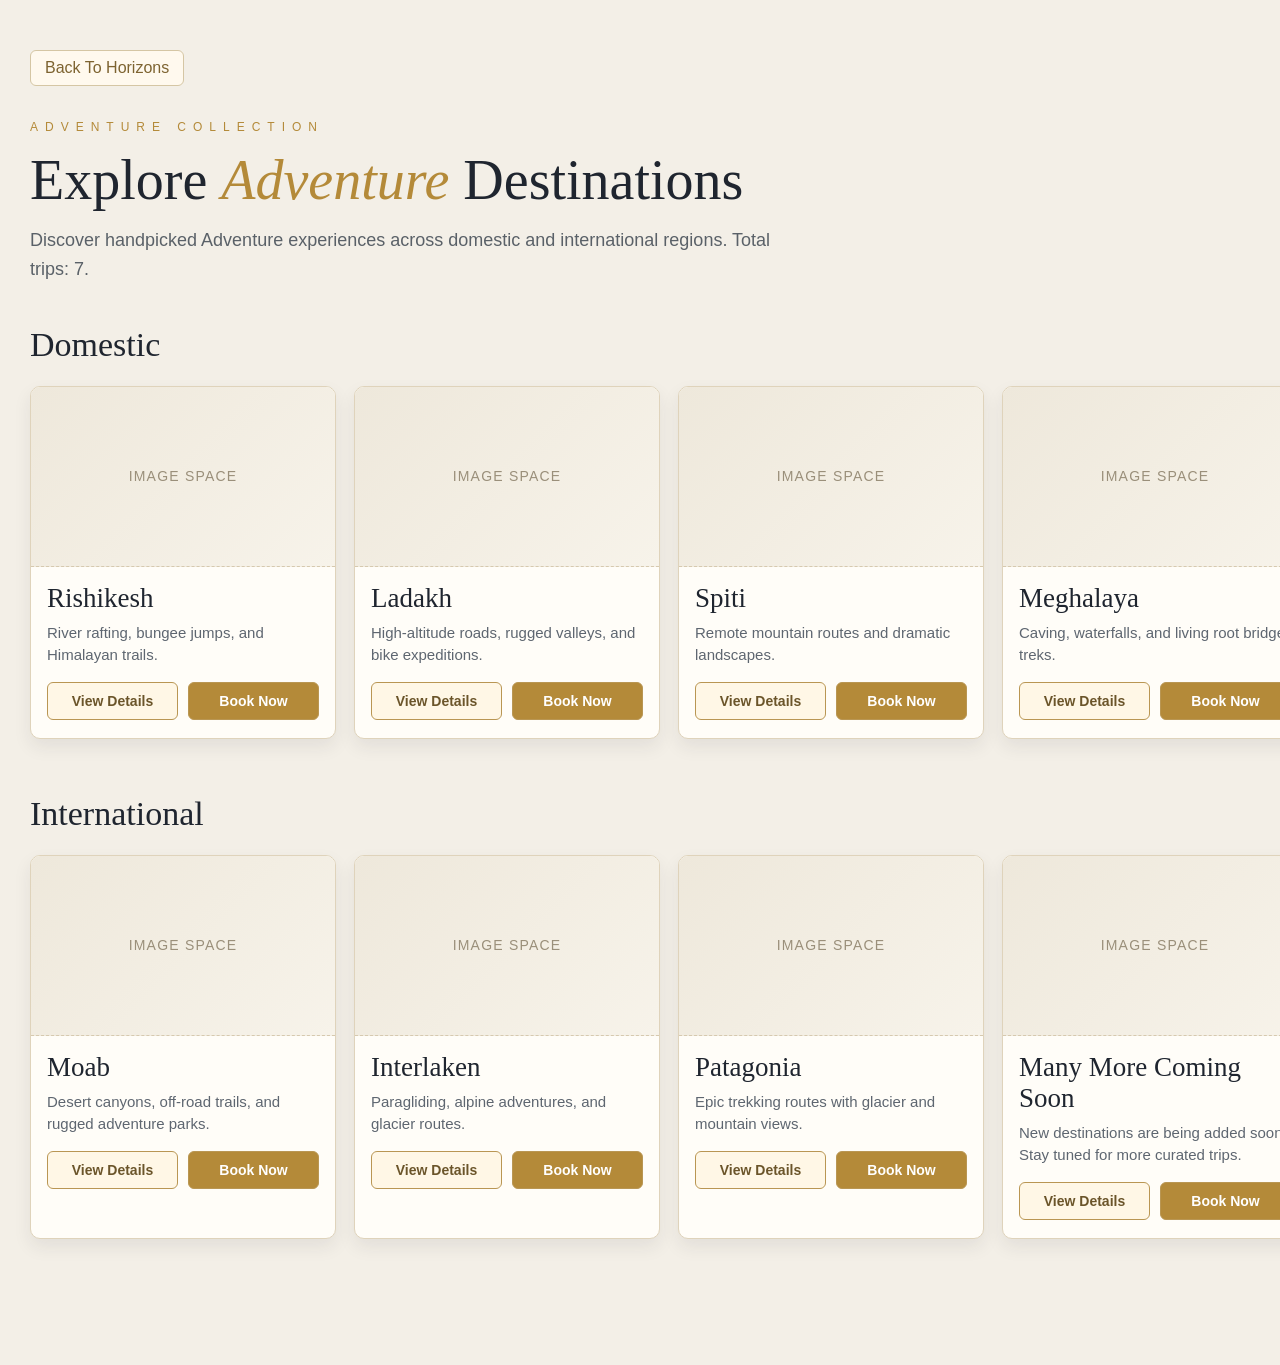
<file: adventure.html>
<!DOCTYPE html>
<html lang="en">
<head>
  <meta charset="UTF-8">
  <meta name="viewport" content="width=device-width, initial-scale=1.0">
  <title>Adventure Destinations</title>
  <link rel="stylesheet" href="style.css">
</head>
<body class="destination-page">
  <div class="page-wrap">
    <div class="topbar">
      <a class="back-link" href="horizion.html">Back To Horizons</a>
    </div>
    <p class="heading-label">ADVENTURE COLLECTION</p>
    <h1>Explore <span>Adventure</span> Destinations</h1>
    <p class="intro">Discover handpicked Adventure experiences across domestic and international regions. Total trips: 7.</p>
    <section class="category">
      <h2 class="category-title">Domestic</h2>
      <div class="cards">
        <article class="card">
          <div class="image-space">IMAGE SPACE</div>
          <div class="card-content">
            <h3 class="card-title">Rishikesh</h3>
            <p class="card-text">River rafting, bungee jumps, and Himalayan trails.</p>
            <div class="card-actions">
              <a class="btn btn-details" href="#">View Details</a>
              <a class="btn btn-book" href="booking.html?destination=Rishikesh">Book Now</a>
            </div>
          </div>
        </article>
        <article class="card">
          <div class="image-space">IMAGE SPACE</div>
          <div class="card-content">
            <h3 class="card-title">Ladakh</h3>
            <p class="card-text">High-altitude roads, rugged valleys, and bike expeditions.</p>
            <div class="card-actions">
              <a class="btn btn-details" href="#">View Details</a>
              <a class="btn btn-book" href="booking.html?destination=Ladakh">Book Now</a>
            </div>
          </div>
        </article>
        <article class="card">
          <div class="image-space">IMAGE SPACE</div>
          <div class="card-content">
            <h3 class="card-title">Spiti</h3>
            <p class="card-text">Remote mountain routes and dramatic landscapes.</p>
            <div class="card-actions">
              <a class="btn btn-details" href="#">View Details</a>
              <a class="btn btn-book" href="booking.html?destination=Spiti">Book Now</a>
            </div>
          </div>
        </article>
        <article class="card">
          <div class="image-space">IMAGE SPACE</div>
          <div class="card-content">
            <h3 class="card-title">Meghalaya</h3>
            <p class="card-text">Caving, waterfalls, and living root bridge treks.</p>
            <div class="card-actions">
              <a class="btn btn-details" href="#">View Details</a>
              <a class="btn btn-book" href="booking.html?destination=Meghalaya">Book Now</a>
            </div>
          </div>
        </article>
      </div>
    </section>
    <section class="category">
      <h2 class="category-title">International</h2>
      <div class="cards">
        <article class="card">
          <div class="image-space">IMAGE SPACE</div>
          <div class="card-content">
            <h3 class="card-title">Moab</h3>
            <p class="card-text">Desert canyons, off-road trails, and rugged adventure parks.</p>
            <div class="card-actions">
              <a class="btn btn-details" href="#">View Details</a>
              <a class="btn btn-book" href="booking.html?destination=Moab">Book Now</a>
            </div>
          </div>
        </article>
        <article class="card">
          <div class="image-space">IMAGE SPACE</div>
          <div class="card-content">
            <h3 class="card-title">Interlaken</h3>
            <p class="card-text">Paragliding, alpine adventures, and glacier routes.</p>
            <div class="card-actions">
              <a class="btn btn-details" href="#">View Details</a>
              <a class="btn btn-book" href="booking.html?destination=Interlaken">Book Now</a>
            </div>
          </div>
        </article>
        <article class="card">
          <div class="image-space">IMAGE SPACE</div>
          <div class="card-content">
            <h3 class="card-title">Patagonia</h3>
            <p class="card-text">Epic trekking routes with glacier and mountain views.</p>
            <div class="card-actions">
              <a class="btn btn-details" href="#">View Details</a>
              <a class="btn btn-book" href="booking.html?destination=Patagonia">Book Now</a>
            </div>
          </div>
        </article>
        <article class="card">
          <div class="image-space">IMAGE SPACE</div>
          <div class="card-content">
            <h3 class="card-title">Many More Coming Soon</h3>
            <p class="card-text">New destinations are being added soon. Stay tuned for more curated trips.</p>
            <div class="card-actions">
              <a class="btn btn-details" href="#">View Details</a>
              <a class="btn btn-book" href="booking.html?destination=Many%20More%20Coming%20Soon">Book Now</a>
            </div>
          </div>
        </article>
      </div>
    </section>
  </div>

  <div class='details-modal' id='detailsModal'>
    <div class='details-box'>
      <button class='details-close' id='detailsClose' type='button'>X</button>
      <h3 class='details-title' id='detailsTitle'>Destination Details</h3>
      <div class='details-body' id='detailsBody'></div>
    </div>
  </div>

  <script>
    const detailsData = {
      'Rishikesh': {
        about: 'Rishikesh is an adventure hub in North India known for river and cliff activities.',
        famous: 'Popular experiences include Ganga rafting, bungee jumping, and mountain trekking.',
        culture: 'It combines spiritual heritage with youth adventure culture and wellness tourism.',
        why: 'It is famous for high-energy outdoor activities and scenic river valley settings.'
      },
      'Interlaken': {
        about: 'Interlaken is a Swiss adventure town surrounded by lakes and Alpine mountains.',
        famous: 'Top activities include paragliding, canyoning, and Jungfrau high-altitude tours.',
        culture: 'The area reflects organized outdoor culture and premium mountain hospitality.',
        why: 'It is famous as a global base for alpine adventure sports and panoramic scenery.'
      }
    };

    const modal = document.getElementById('detailsModal');
    const closeBtn = document.getElementById('detailsClose');
    const titleEl = document.getElementById('detailsTitle');
    const bodyEl = document.getElementById('detailsBody');

    document.querySelectorAll('.btn-details').forEach((btn) => {
      btn.addEventListener('click', (event) => {
        event.preventDefault();
        const card = btn.closest('.card');
        const destination = card ? card.querySelector('.card-title').textContent.trim() : 'Destination';
        titleEl.textContent = destination + ' Details';

        if (detailsData[destination]) {
          const d = detailsData[destination];
          bodyEl.innerHTML =
            '<p><strong>About:</strong> ' + d.about + '</p>' +
            '<p><strong>Famous Places:</strong> ' + d.famous + '</p>' +
            '<p><strong>Culture:</strong> ' + d.culture + '</p>' +
            '<p><strong>Why It Is Famous:</strong> ' + d.why + '</p>';
        } else {
          bodyEl.innerHTML =
            '<div class=\'coming-soon\'>COMING SOON</div>' +
            '<p class=\'coming-note\'>Detailed destination information will be available soon.</p>';
        }

        modal.classList.add('show');
      });
    });

    closeBtn.addEventListener('click', () => modal.classList.remove('show'));
    modal.addEventListener('click', (event) => {
      if (event.target === modal) modal.classList.remove('show');
    });
  </script>
</body>
</html>
</file>
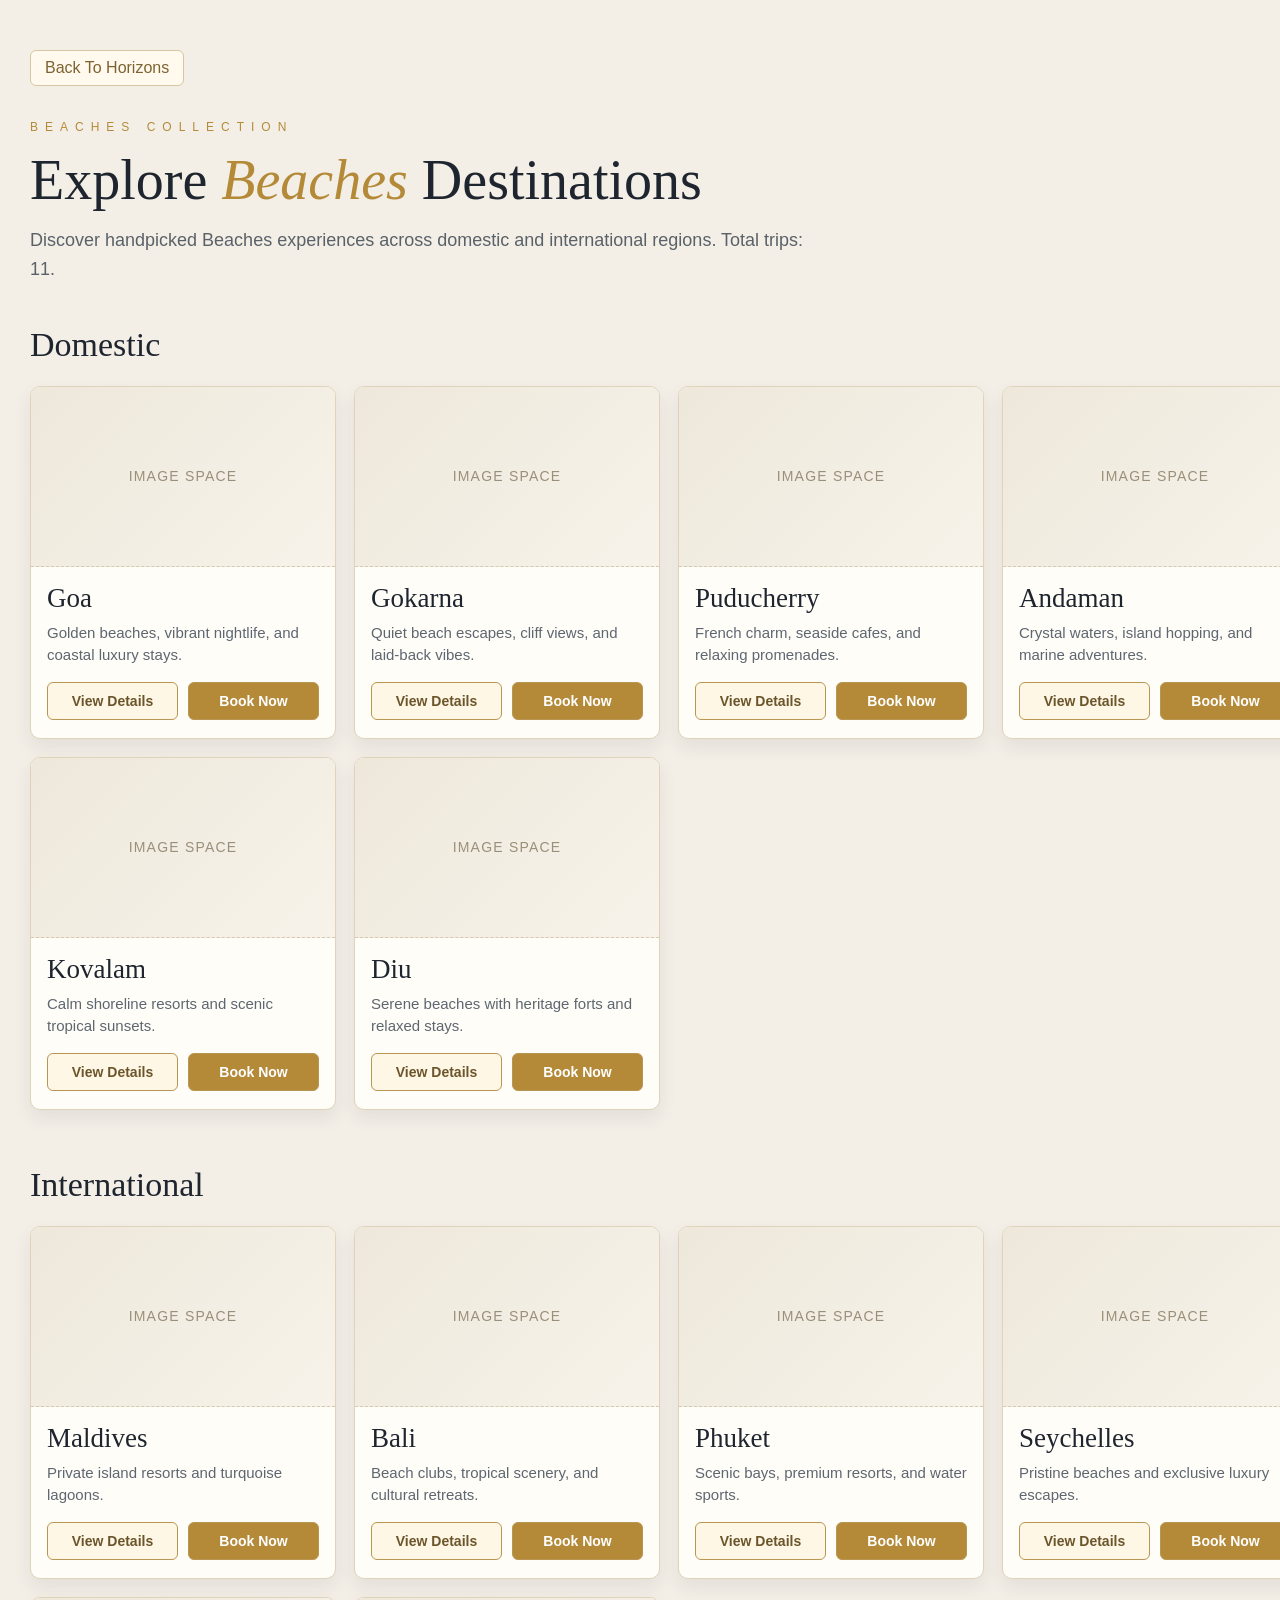
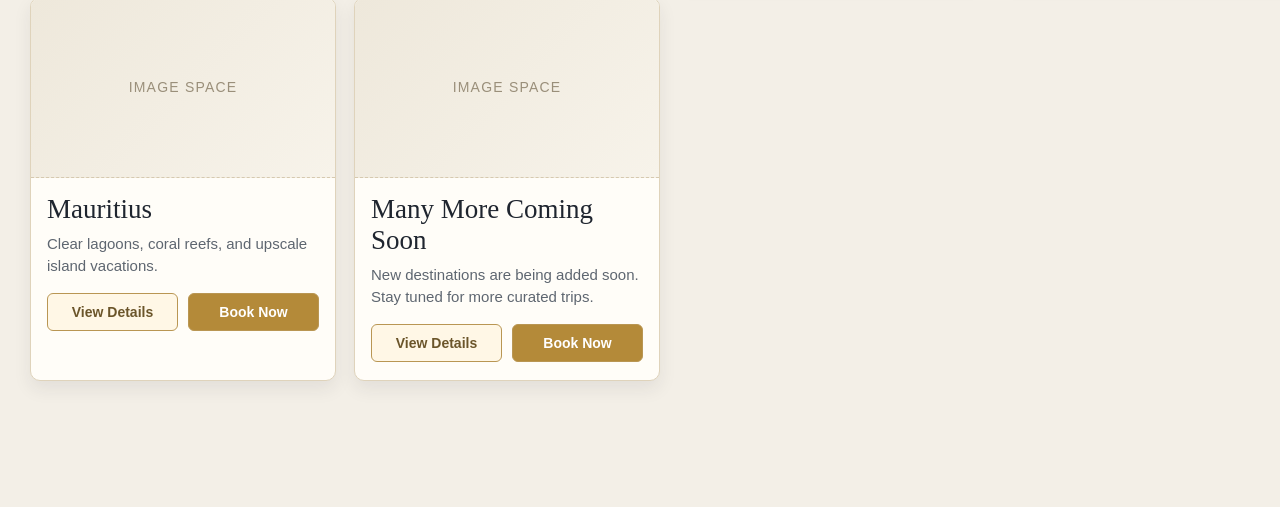
<file: beaches.html>
<!DOCTYPE html>
<html lang="en">
<head>
  <meta charset="UTF-8">
  <meta name="viewport" content="width=device-width, initial-scale=1.0">
  <title>Beaches Destinations</title>
  <link rel="stylesheet" href="style.css">
</head>
<body class="destination-page">
  <div class="page-wrap">
    <div class="topbar">
      <a class="back-link" href="horizion.html">Back To Horizons</a>
    </div>
    <p class="heading-label">BEACHES COLLECTION</p>
    <h1>Explore <span>Beaches</span> Destinations</h1>
    <p class="intro">Discover handpicked Beaches experiences across domestic and international regions. Total trips: 11.</p>
    <section class="category">
      <h2 class="category-title">Domestic</h2>
      <div class="cards">
        <article class="card">
          <div class="image-space">IMAGE SPACE</div>
          <div class="card-content">
            <h3 class="card-title">Goa</h3>
            <p class="card-text">Golden beaches, vibrant nightlife, and coastal luxury stays.</p>
            <div class="card-actions">
              <a class="btn btn-details" href="#">View Details</a>
              <a class="btn btn-book" href="booking.html?destination=Goa">Book Now</a>
            </div>
          </div>
        </article>
        <article class="card">
          <div class="image-space">IMAGE SPACE</div>
          <div class="card-content">
            <h3 class="card-title">Gokarna</h3>
            <p class="card-text">Quiet beach escapes, cliff views, and laid-back vibes.</p>
            <div class="card-actions">
              <a class="btn btn-details" href="#">View Details</a>
              <a class="btn btn-book" href="booking.html?destination=Gokarna">Book Now</a>
            </div>
          </div>
        </article>
        <article class="card">
          <div class="image-space">IMAGE SPACE</div>
          <div class="card-content">
            <h3 class="card-title">Puducherry</h3>
            <p class="card-text">French charm, seaside cafes, and relaxing promenades.</p>
            <div class="card-actions">
              <a class="btn btn-details" href="#">View Details</a>
              <a class="btn btn-book" href="booking.html?destination=Puducherry">Book Now</a>
            </div>
          </div>
        </article>
        <article class="card">
          <div class="image-space">IMAGE SPACE</div>
          <div class="card-content">
            <h3 class="card-title">Andaman</h3>
            <p class="card-text">Crystal waters, island hopping, and marine adventures.</p>
            <div class="card-actions">
              <a class="btn btn-details" href="#">View Details</a>
              <a class="btn btn-book" href="booking.html?destination=Andaman">Book Now</a>
            </div>
          </div>
        </article>
        <article class="card">
          <div class="image-space">IMAGE SPACE</div>
          <div class="card-content">
            <h3 class="card-title">Kovalam</h3>
            <p class="card-text">Calm shoreline resorts and scenic tropical sunsets.</p>
            <div class="card-actions">
              <a class="btn btn-details" href="#">View Details</a>
              <a class="btn btn-book" href="booking.html?destination=Kovalam">Book Now</a>
            </div>
          </div>
        </article>
        <article class="card">
          <div class="image-space">IMAGE SPACE</div>
          <div class="card-content">
            <h3 class="card-title">Diu</h3>
            <p class="card-text">Serene beaches with heritage forts and relaxed stays.</p>
            <div class="card-actions">
              <a class="btn btn-details" href="#">View Details</a>
              <a class="btn btn-book" href="booking.html?destination=Diu">Book Now</a>
            </div>
          </div>
        </article>
      </div>
    </section>
    <section class="category">
      <h2 class="category-title">International</h2>
      <div class="cards">
        <article class="card">
          <div class="image-space">IMAGE SPACE</div>
          <div class="card-content">
            <h3 class="card-title">Maldives</h3>
            <p class="card-text">Private island resorts and turquoise lagoons.</p>
            <div class="card-actions">
              <a class="btn btn-details" href="#">View Details</a>
              <a class="btn btn-book" href="booking.html?destination=Maldives">Book Now</a>
            </div>
          </div>
        </article>
        <article class="card">
          <div class="image-space">IMAGE SPACE</div>
          <div class="card-content">
            <h3 class="card-title">Bali</h3>
            <p class="card-text">Beach clubs, tropical scenery, and cultural retreats.</p>
            <div class="card-actions">
              <a class="btn btn-details" href="#">View Details</a>
              <a class="btn btn-book" href="booking.html?destination=Bali">Book Now</a>
            </div>
          </div>
        </article>
        <article class="card">
          <div class="image-space">IMAGE SPACE</div>
          <div class="card-content">
            <h3 class="card-title">Phuket</h3>
            <p class="card-text">Scenic bays, premium resorts, and water sports.</p>
            <div class="card-actions">
              <a class="btn btn-details" href="#">View Details</a>
              <a class="btn btn-book" href="booking.html?destination=Phuket">Book Now</a>
            </div>
          </div>
        </article>
        <article class="card">
          <div class="image-space">IMAGE SPACE</div>
          <div class="card-content">
            <h3 class="card-title">Seychelles</h3>
            <p class="card-text">Pristine beaches and exclusive luxury escapes.</p>
            <div class="card-actions">
              <a class="btn btn-details" href="#">View Details</a>
              <a class="btn btn-book" href="booking.html?destination=Seychelles">Book Now</a>
            </div>
          </div>
        </article>
        <article class="card">
          <div class="image-space">IMAGE SPACE</div>
          <div class="card-content">
            <h3 class="card-title">Mauritius</h3>
            <p class="card-text">Clear lagoons, coral reefs, and upscale island vacations.</p>
            <div class="card-actions">
              <a class="btn btn-details" href="#">View Details</a>
              <a class="btn btn-book" href="booking.html?destination=Mauritius">Book Now</a>
            </div>
          </div>
        </article>
        <article class="card">
          <div class="image-space">IMAGE SPACE</div>
          <div class="card-content">
            <h3 class="card-title">Many More Coming Soon</h3>
            <p class="card-text">New destinations are being added soon. Stay tuned for more curated trips.</p>
            <div class="card-actions">
              <a class="btn btn-details" href="#">View Details</a>
              <a class="btn btn-book" href="booking.html?destination=Many%20More%20Coming%20Soon">Book Now</a>
            </div>
          </div>
        </article>
      </div>
    </section>
  </div>

  <div class='details-modal' id='detailsModal'>
    <div class='details-box'>
      <button class='details-close' id='detailsClose' type='button'>X</button>
      <h3 class='details-title' id='detailsTitle'>Destination Details</h3>
      <div class='details-body' id='detailsBody'></div>
    </div>
  </div>

  <script>
    const detailsData = {
      'Goa': {
        about: 'Goa is a leading beach destination with sandy shores, nightlife, and coastal resorts.',
        famous: 'Well-known spots include Baga Beach, Calangute Beach, and Fort Aguada.',
        culture: 'Goa culture blends coastal traditions, Portuguese heritage, seafood, and music.',
        why: 'It is famous for beach holidays, parties, water sports, and easy-going travel vibes.'
      },
      'Maldives': {
        about: 'The Maldives is a tropical island nation known for turquoise lagoons and luxury villas.',
        famous: 'Top highlights include Male City, private islands, and reef snorkeling zones.',
        culture: 'Island culture is calm and hospitality-driven with strong ocean-based traditions.',
        why: 'It is famous for honeymoon trips, diving, and crystal-clear water experiences.'
      }
    };

    const modal = document.getElementById('detailsModal');
    const closeBtn = document.getElementById('detailsClose');
    const titleEl = document.getElementById('detailsTitle');
    const bodyEl = document.getElementById('detailsBody');

    document.querySelectorAll('.btn-details').forEach((btn) => {
      btn.addEventListener('click', (event) => {
        event.preventDefault();
        const card = btn.closest('.card');
        const destination = card ? card.querySelector('.card-title').textContent.trim() : 'Destination';
        titleEl.textContent = destination + ' Details';

        if (detailsData[destination]) {
          const d = detailsData[destination];
          bodyEl.innerHTML =
            '<p><strong>About:</strong> ' + d.about + '</p>' +
            '<p><strong>Famous Places:</strong> ' + d.famous + '</p>' +
            '<p><strong>Culture:</strong> ' + d.culture + '</p>' +
            '<p><strong>Why It Is Famous:</strong> ' + d.why + '</p>';
        } else {
          bodyEl.innerHTML =
            '<div class=\'coming-soon\'>COMING SOON</div>' +
            '<p class=\'coming-note\'>Detailed destination information will be available soon.</p>';
        }

        modal.classList.add('show');
      });
    });

    closeBtn.addEventListener('click', () => modal.classList.remove('show'));
    modal.addEventListener('click', (event) => {
      if (event.target === modal) modal.classList.remove('show');
    });
  </script>
</body>
</html>
</file>
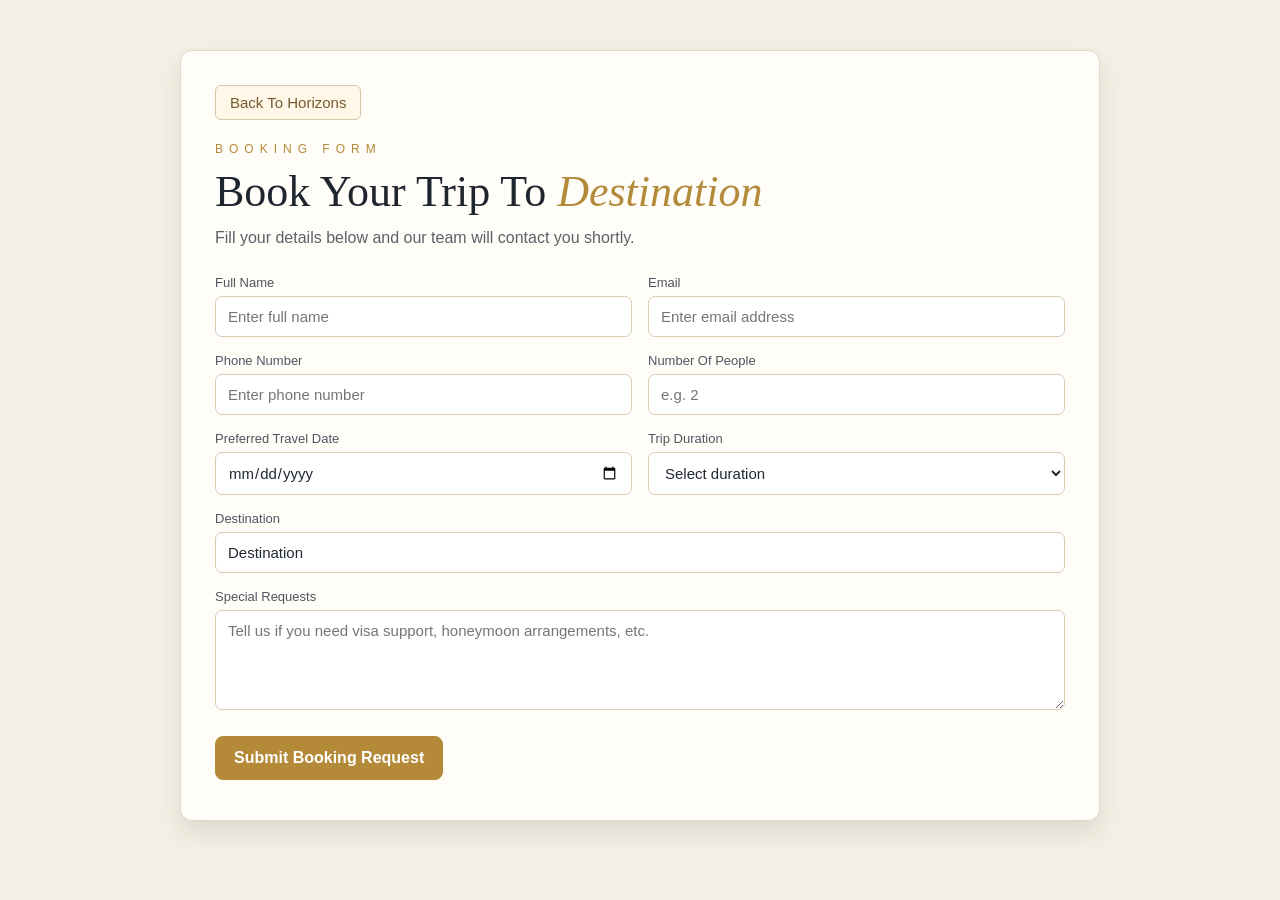
<file: booking.html>
<!DOCTYPE html>
<html lang="en">
<head>
  <meta charset="UTF-8">
  <meta name="viewport" content="width=device-width, initial-scale=1.0">
  <title>Booking</title>
  <link rel="stylesheet" href="style.css">
</head>
<body class="booking-page">
  <div class="booking-wrap">
    <div class="top-row">
      <a class="back-link" href="horizion.html">Back To Horizons</a>
    </div>

    <p class="label">BOOKING FORM</p>
    <h1>Book Your Trip To <span class="destination-name" id="destinationName">Destination</span></h1>
    <p class="sub">Fill your details below and our team will contact you shortly.</p>

    <form>
      <div class="form-grid">
        <div class="field">
          <label for="fullName">Full Name</label>
          <input id="fullName" name="fullName" type="text" placeholder="Enter full name" required>
        </div>

        <div class="field">
          <label for="email">Email</label>
          <input id="email" name="email" type="email" placeholder="Enter email address" required>
        </div>

        <div class="field">
          <label for="phone">Phone Number</label>
          <input id="phone" name="phone" type="tel" placeholder="Enter phone number" required>
        </div>

        <div class="field">
          <label for="people">Number Of People</label>
          <input id="people" name="people" type="number" min="1" placeholder="e.g. 2" required>
        </div>

        <div class="field">
          <label for="travelDate">Preferred Travel Date</label>
          <input id="travelDate" name="travelDate" type="date" required>
        </div>

        <div class="field">
          <label for="duration">Trip Duration</label>
          <select id="duration" name="duration" required>
            <option value="">Select duration</option>
            <option>2-3 Days</option>
            <option>4-6 Days</option>
            <option>7-10 Days</option>
            <option>10+ Days</option>
          </select>
        </div>

        <div class="field full">
          <label for="destinationInput">Destination</label>
          <input id="destinationInput" name="destination" type="text" readonly>
        </div>

        <div class="field full">
          <label for="notes">Special Requests</label>
          <textarea id="notes" name="notes" placeholder="Tell us if you need visa support, honeymoon arrangements, etc."></textarea>
        </div>
      </div>

      <button class="submit-btn" type="submit">Submit Booking Request</button>
    </form>
  </div>

  <script>
    const params = new URLSearchParams(window.location.search);
    const destination = params.get("destination") || "Destination";
    document.getElementById("destinationName").textContent = destination;
    document.getElementById("destinationInput").value = destination;
  </script>
</body>
</html>
</file>
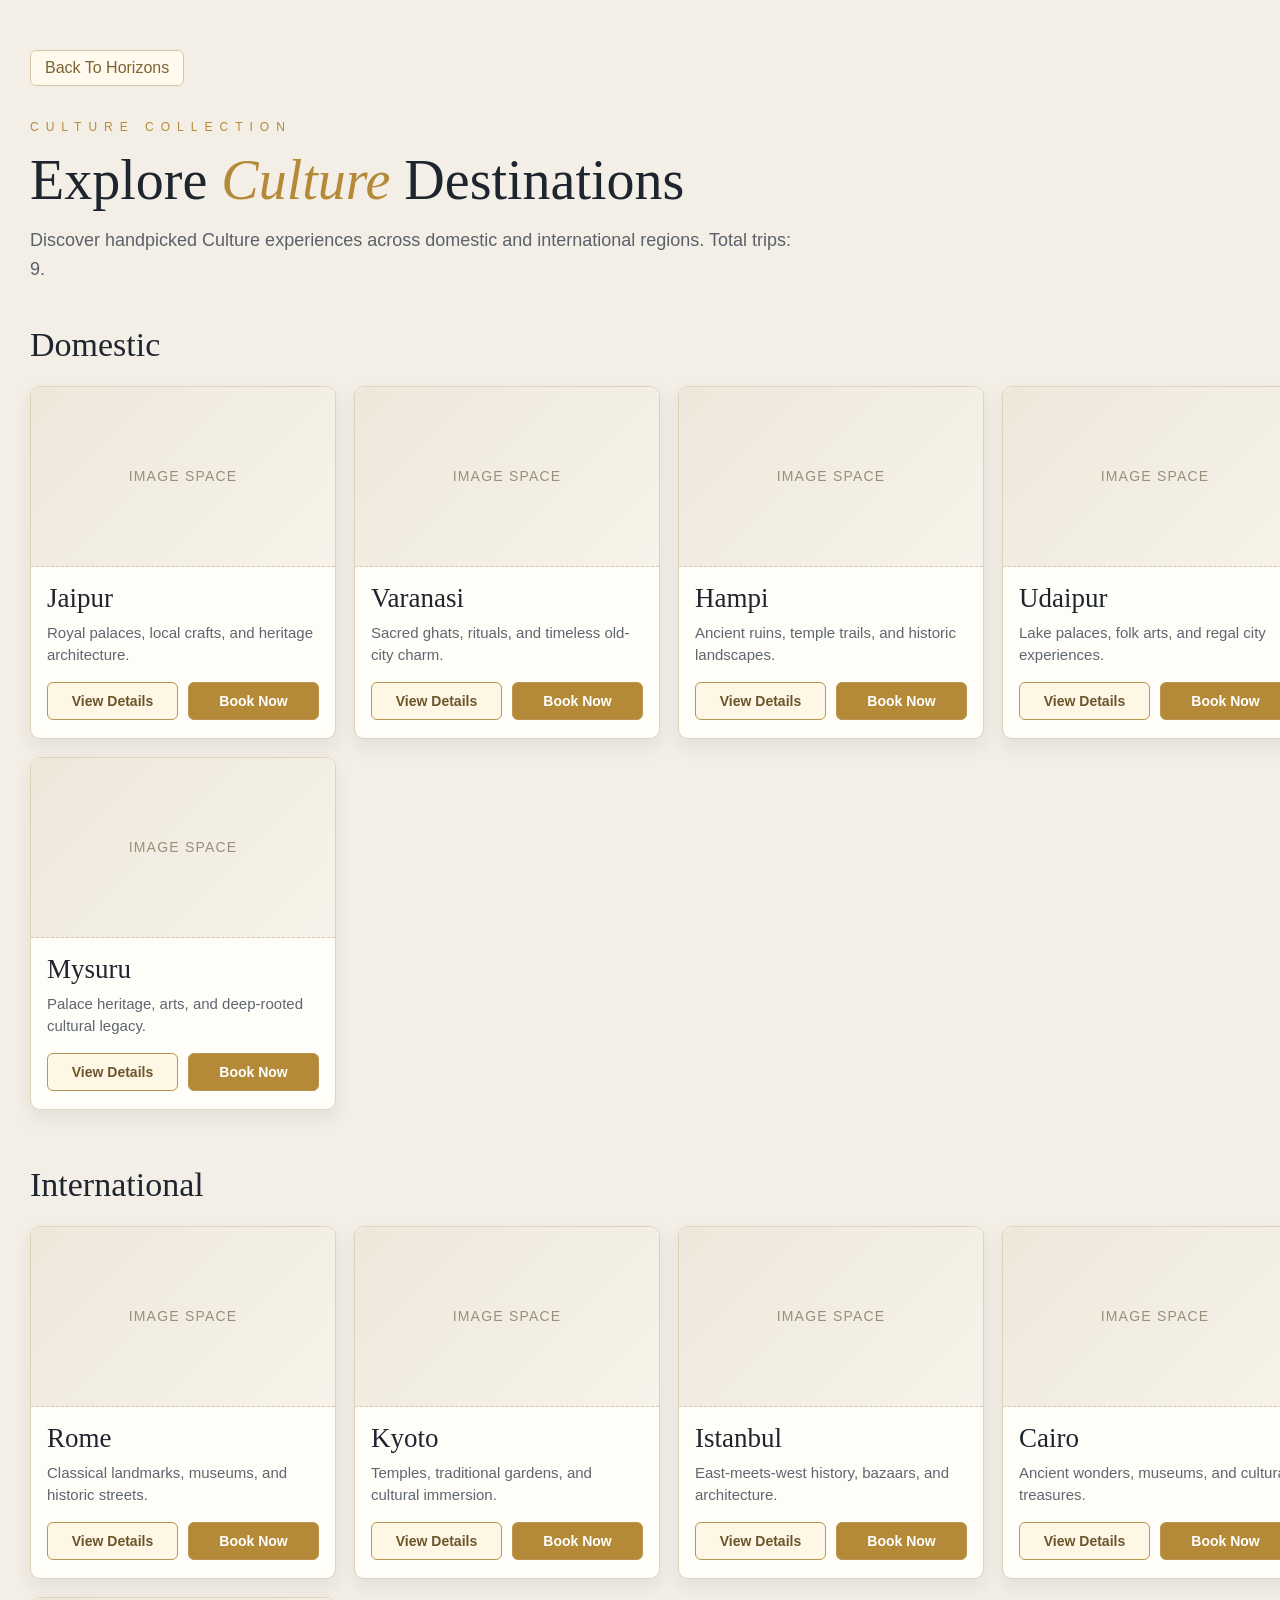
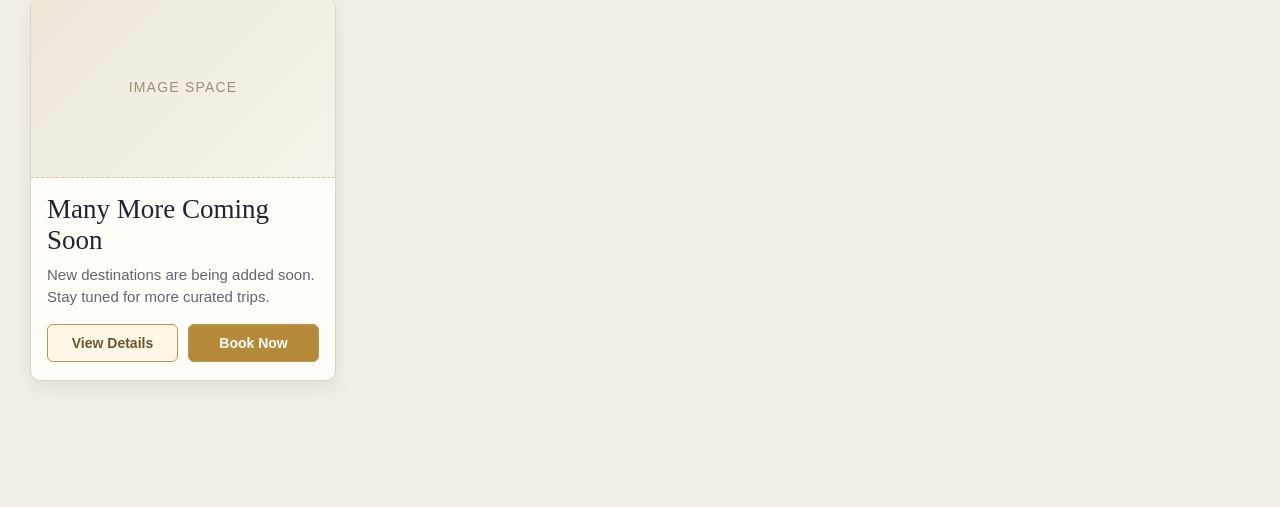
<file: culture.html>
<!DOCTYPE html>
<html lang="en">
<head>
  <meta charset="UTF-8">
  <meta name="viewport" content="width=device-width, initial-scale=1.0">
  <title>Culture Destinations</title>
  <link rel="stylesheet" href="style.css">
</head>
<body class="destination-page">
  <div class="page-wrap">
    <div class="topbar">
      <a class="back-link" href="horizion.html">Back To Horizons</a>
    </div>
    <p class="heading-label">CULTURE COLLECTION</p>
    <h1>Explore <span>Culture</span> Destinations</h1>
    <p class="intro">Discover handpicked Culture experiences across domestic and international regions. Total trips: 9.</p>
    <section class="category">
      <h2 class="category-title">Domestic</h2>
      <div class="cards">
        <article class="card">
          <div class="image-space">IMAGE SPACE</div>
          <div class="card-content">
            <h3 class="card-title">Jaipur</h3>
            <p class="card-text">Royal palaces, local crafts, and heritage architecture.</p>
            <div class="card-actions">
              <a class="btn btn-details" href="#">View Details</a>
              <a class="btn btn-book" href="booking.html?destination=Jaipur">Book Now</a>
            </div>
          </div>
        </article>
        <article class="card">
          <div class="image-space">IMAGE SPACE</div>
          <div class="card-content">
            <h3 class="card-title">Varanasi</h3>
            <p class="card-text">Sacred ghats, rituals, and timeless old-city charm.</p>
            <div class="card-actions">
              <a class="btn btn-details" href="#">View Details</a>
              <a class="btn btn-book" href="booking.html?destination=Varanasi">Book Now</a>
            </div>
          </div>
        </article>
        <article class="card">
          <div class="image-space">IMAGE SPACE</div>
          <div class="card-content">
            <h3 class="card-title">Hampi</h3>
            <p class="card-text">Ancient ruins, temple trails, and historic landscapes.</p>
            <div class="card-actions">
              <a class="btn btn-details" href="#">View Details</a>
              <a class="btn btn-book" href="booking.html?destination=Hampi">Book Now</a>
            </div>
          </div>
        </article>
        <article class="card">
          <div class="image-space">IMAGE SPACE</div>
          <div class="card-content">
            <h3 class="card-title">Udaipur</h3>
            <p class="card-text">Lake palaces, folk arts, and regal city experiences.</p>
            <div class="card-actions">
              <a class="btn btn-details" href="#">View Details</a>
              <a class="btn btn-book" href="booking.html?destination=Udaipur">Book Now</a>
            </div>
          </div>
        </article>
        <article class="card">
          <div class="image-space">IMAGE SPACE</div>
          <div class="card-content">
            <h3 class="card-title">Mysuru</h3>
            <p class="card-text">Palace heritage, arts, and deep-rooted cultural legacy.</p>
            <div class="card-actions">
              <a class="btn btn-details" href="#">View Details</a>
              <a class="btn btn-book" href="booking.html?destination=Mysuru">Book Now</a>
            </div>
          </div>
        </article>
      </div>
    </section>
    <section class="category">
      <h2 class="category-title">International</h2>
      <div class="cards">
        <article class="card">
          <div class="image-space">IMAGE SPACE</div>
          <div class="card-content">
            <h3 class="card-title">Rome</h3>
            <p class="card-text">Classical landmarks, museums, and historic streets.</p>
            <div class="card-actions">
              <a class="btn btn-details" href="#">View Details</a>
              <a class="btn btn-book" href="booking.html?destination=Rome">Book Now</a>
            </div>
          </div>
        </article>
        <article class="card">
          <div class="image-space">IMAGE SPACE</div>
          <div class="card-content">
            <h3 class="card-title">Kyoto</h3>
            <p class="card-text">Temples, traditional gardens, and cultural immersion.</p>
            <div class="card-actions">
              <a class="btn btn-details" href="#">View Details</a>
              <a class="btn btn-book" href="booking.html?destination=Kyoto">Book Now</a>
            </div>
          </div>
        </article>
        <article class="card">
          <div class="image-space">IMAGE SPACE</div>
          <div class="card-content">
            <h3 class="card-title">Istanbul</h3>
            <p class="card-text">East-meets-west history, bazaars, and architecture.</p>
            <div class="card-actions">
              <a class="btn btn-details" href="#">View Details</a>
              <a class="btn btn-book" href="booking.html?destination=Istanbul">Book Now</a>
            </div>
          </div>
        </article>
        <article class="card">
          <div class="image-space">IMAGE SPACE</div>
          <div class="card-content">
            <h3 class="card-title">Cairo</h3>
            <p class="card-text">Ancient wonders, museums, and cultural treasures.</p>
            <div class="card-actions">
              <a class="btn btn-details" href="#">View Details</a>
              <a class="btn btn-book" href="booking.html?destination=Cairo">Book Now</a>
            </div>
          </div>
        </article>
        <article class="card">
          <div class="image-space">IMAGE SPACE</div>
          <div class="card-content">
            <h3 class="card-title">Many More Coming Soon</h3>
            <p class="card-text">New destinations are being added soon. Stay tuned for more curated trips.</p>
            <div class="card-actions">
              <a class="btn btn-details" href="#">View Details</a>
              <a class="btn btn-book" href="booking.html?destination=Many%20More%20Coming%20Soon">Book Now</a>
            </div>
          </div>
        </article>
      </div>
    </section>
  </div>

  <div class='details-modal' id='detailsModal'>
    <div class='details-box'>
      <button class='details-close' id='detailsClose' type='button'>X</button>
      <h3 class='details-title' id='detailsTitle'>Destination Details</h3>
      <div class='details-body' id='detailsBody'></div>
    </div>
  </div>

  <script>
    const detailsData = {
      'Jaipur': {
        about: 'Jaipur is a historic royal city known for palaces, forts, and vibrant bazaars.',
        famous: 'Top landmarks include Amber Fort, City Palace, and Hawa Mahal.',
        culture: 'The city preserves Rajasthani arts, textiles, folk music, and traditional cuisine.',
        why: 'It is famous for heritage architecture, royal history, and colorful local culture.'
      },
      'Rome': {
        about: 'Rome is a historic European capital celebrated for ancient monuments and museums.',
        famous: 'Major attractions include Colosseum, Vatican City, and Trevi Fountain.',
        culture: 'Roman culture is rooted in art, architecture, cuisine, and centuries of history.',
        why: 'It is famous for world heritage landmarks and timeless cultural experiences.'
      }
    };

    const modal = document.getElementById('detailsModal');
    const closeBtn = document.getElementById('detailsClose');
    const titleEl = document.getElementById('detailsTitle');
    const bodyEl = document.getElementById('detailsBody');

    document.querySelectorAll('.btn-details').forEach((btn) => {
      btn.addEventListener('click', (event) => {
        event.preventDefault();
        const card = btn.closest('.card');
        const destination = card ? card.querySelector('.card-title').textContent.trim() : 'Destination';
        titleEl.textContent = destination + ' Details';

        if (detailsData[destination]) {
          const d = detailsData[destination];
          bodyEl.innerHTML =
            '<p><strong>About:</strong> ' + d.about + '</p>' +
            '<p><strong>Famous Places:</strong> ' + d.famous + '</p>' +
            '<p><strong>Culture:</strong> ' + d.culture + '</p>' +
            '<p><strong>Why It Is Famous:</strong> ' + d.why + '</p>';
        } else {
          bodyEl.innerHTML =
            '<div class=\'coming-soon\'>COMING SOON</div>' +
            '<p class=\'coming-note\'>Detailed destination information will be available soon.</p>';
        }

        modal.classList.add('show');
      });
    });

    closeBtn.addEventListener('click', () => modal.classList.remove('show'));
    modal.addEventListener('click', (event) => {
      if (event.target === modal) modal.classList.remove('show');
    });
  </script>
</body>
</html>
</file>
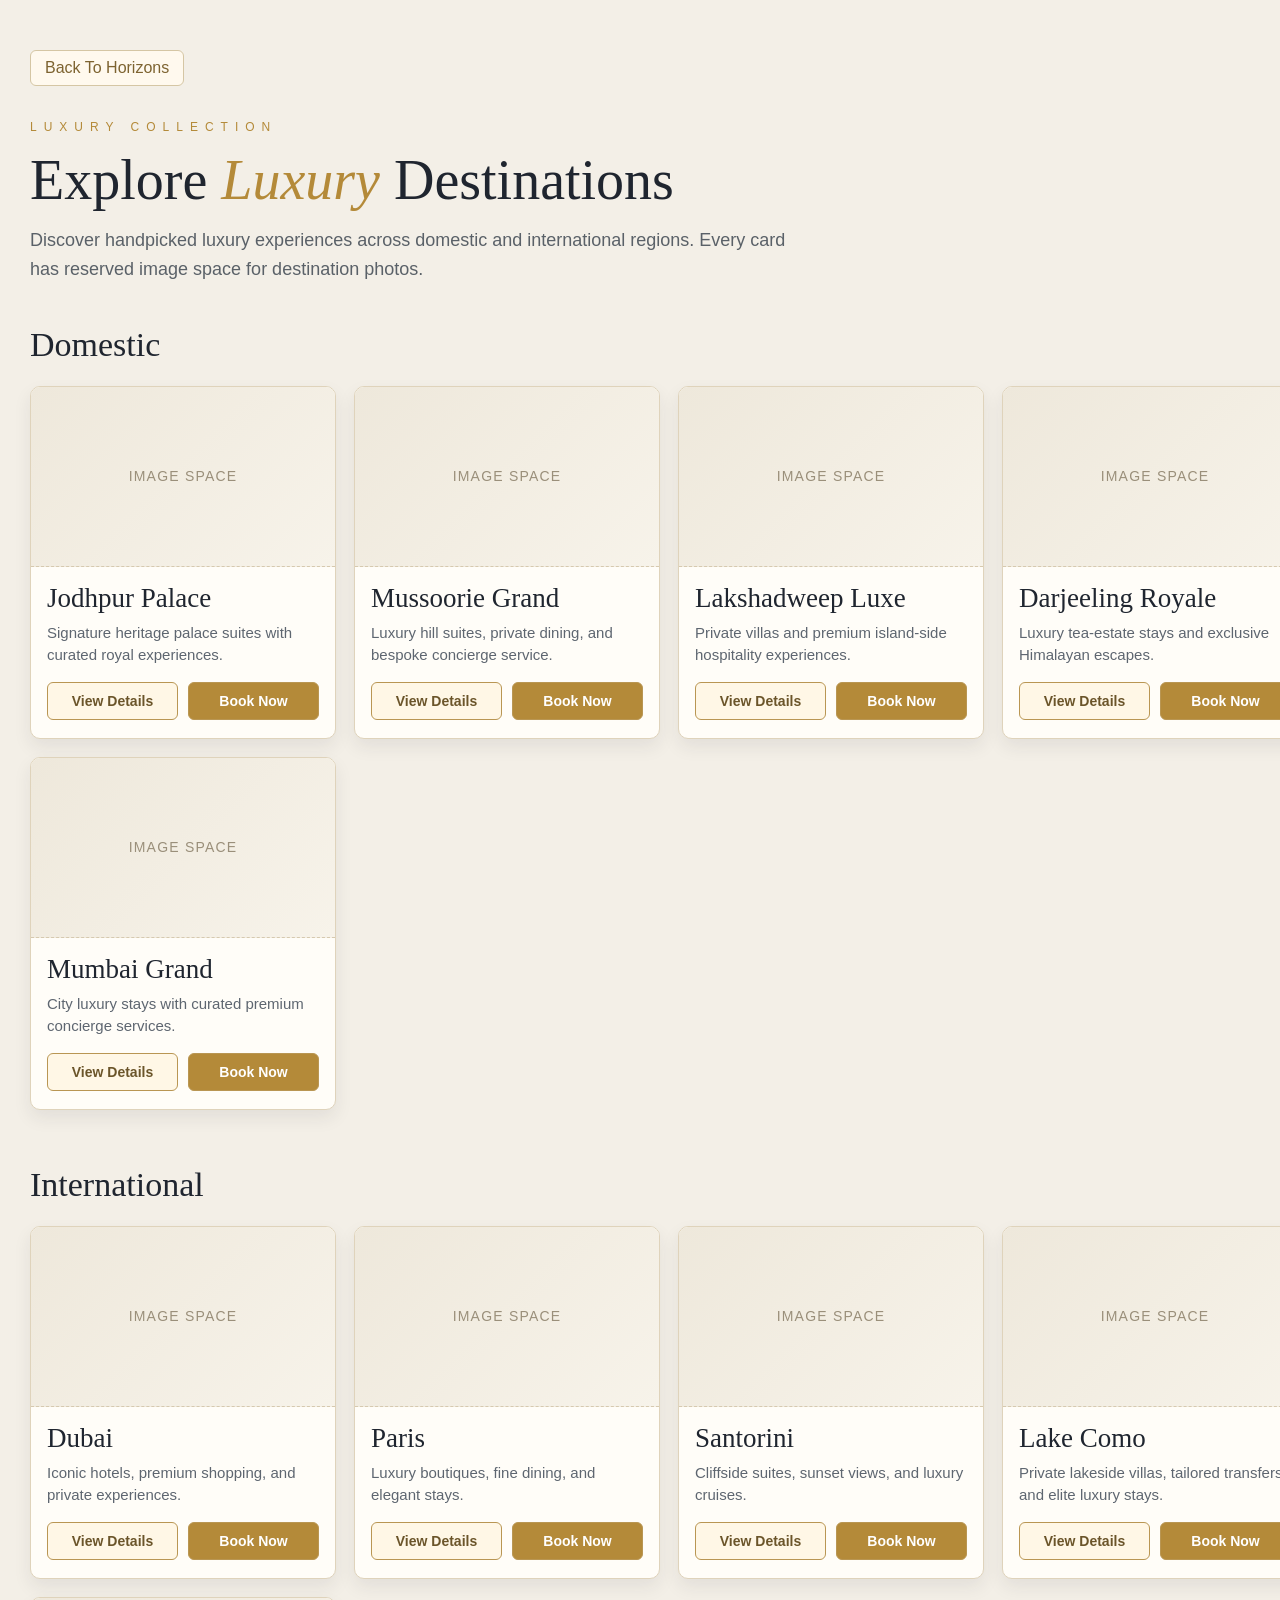
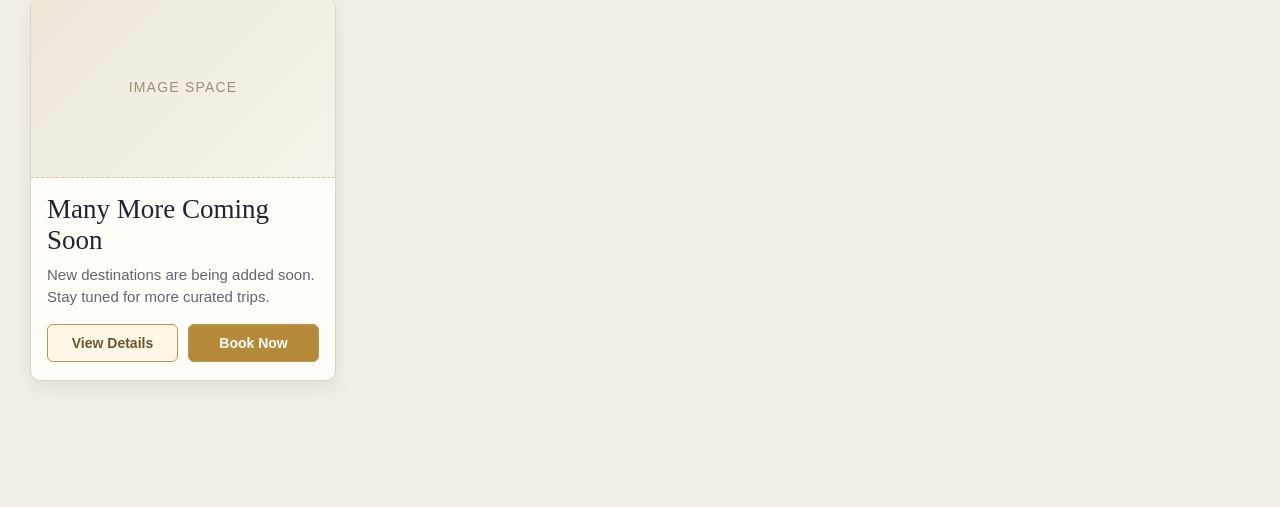
<file: luxury.html>
<!DOCTYPE html>
<html lang="en">
<head>
  <meta charset="UTF-8">
  <meta name="viewport" content="width=device-width, initial-scale=1.0">
  <title>Luxury Destinations</title>
  <link rel="stylesheet" href="style.css">
</head>
<body class="destination-page">
  <div class="page-wrap">
    <div class="topbar">
      <a class="back-link" href="horizion.html">Back To Horizons</a>
    </div>
    <p class="heading-label">LUXURY COLLECTION</p>
    <h1>Explore <span>Luxury</span> Destinations</h1>
    <p class="intro">Discover handpicked luxury experiences across domestic and international regions. Every card has reserved image space for destination photos.</p>
    <section class="category">
      <h2 class="category-title">Domestic</h2>
      <div class="cards">
        <article class="card">
          <div class="image-space">IMAGE SPACE</div>
          <div class="card-content">
            <h3 class="card-title">Jodhpur Palace</h3>
            <p class="card-text">Signature heritage palace suites with curated royal experiences.</p>
            <div class="card-actions">
              <a class="btn btn-details" href="#">View Details</a>
              <a class="btn btn-book" href="booking.html?destination=Jodhpur%20Palace">Book Now</a>
            </div>
          </div>
        </article>
        <article class="card">
          <div class="image-space">IMAGE SPACE</div>
          <div class="card-content">
            <h3 class="card-title">Mussoorie Grand</h3>
            <p class="card-text">Luxury hill suites, private dining, and bespoke concierge service.</p>
            <div class="card-actions">
              <a class="btn btn-details" href="#">View Details</a>
              <a class="btn btn-book" href="booking.html?destination=Mussoorie%20Grand">Book Now</a>
            </div>
          </div>
        </article>
        <article class="card">
          <div class="image-space">IMAGE SPACE</div>
          <div class="card-content">
            <h3 class="card-title">Lakshadweep Luxe</h3>
            <p class="card-text">Private villas and premium island-side hospitality experiences.</p>
            <div class="card-actions">
              <a class="btn btn-details" href="#">View Details</a>
              <a class="btn btn-book" href="booking.html?destination=Lakshadweep%20Luxe">Book Now</a>
            </div>
          </div>
        </article>
        <article class="card">
          <div class="image-space">IMAGE SPACE</div>
          <div class="card-content">
            <h3 class="card-title">Darjeeling Royale</h3>
            <p class="card-text">Luxury tea-estate stays and exclusive Himalayan escapes.</p>
            <div class="card-actions">
              <a class="btn btn-details" href="#">View Details</a>
              <a class="btn btn-book" href="booking.html?destination=Darjeeling%20Royale">Book Now</a>
            </div>
          </div>
        </article>
        <article class="card">
          <div class="image-space">IMAGE SPACE</div>
          <div class="card-content">
            <h3 class="card-title">Mumbai Grand</h3>
            <p class="card-text">City luxury stays with curated premium concierge services.</p>
            <div class="card-actions">
              <a class="btn btn-details" href="#">View Details</a>
              <a class="btn btn-book" href="booking.html?destination=Mumbai%20Grand">Book Now</a>
            </div>
          </div>
        </article>
      </div>
    </section>
    <section class="category">
      <h2 class="category-title">International</h2>
      <div class="cards">
        <article class="card">
          <div class="image-space">IMAGE SPACE</div>
          <div class="card-content">
            <h3 class="card-title">Dubai</h3>
            <p class="card-text">Iconic hotels, premium shopping, and private experiences.</p>
            <div class="card-actions">
              <a class="btn btn-details" href="#">View Details</a>
              <a class="btn btn-book" href="booking.html?destination=Dubai">Book Now</a>
            </div>
          </div>
        </article>
        <article class="card">
          <div class="image-space">IMAGE SPACE</div>
          <div class="card-content">
            <h3 class="card-title">Paris</h3>
            <p class="card-text">Luxury boutiques, fine dining, and elegant stays.</p>
            <div class="card-actions">
              <a class="btn btn-details" href="#">View Details</a>
              <a class="btn btn-book" href="booking.html?destination=Paris">Book Now</a>
            </div>
          </div>
        </article>
        <article class="card">
          <div class="image-space">IMAGE SPACE</div>
          <div class="card-content">
            <h3 class="card-title">Santorini</h3>
            <p class="card-text">Cliffside suites, sunset views, and luxury cruises.</p>
            <div class="card-actions">
              <a class="btn btn-details" href="#">View Details</a>
              <a class="btn btn-book" href="booking.html?destination=Santorini">Book Now</a>
            </div>
          </div>
        </article>
        <article class="card">
          <div class="image-space">IMAGE SPACE</div>
          <div class="card-content">
            <h3 class="card-title">Lake Como</h3>
            <p class="card-text">Private lakeside villas, tailored transfers, and elite luxury stays.</p>
            <div class="card-actions">
              <a class="btn btn-details" href="#">View Details</a>
              <a class="btn btn-book" href="booking.html?destination=Lake%20Como">Book Now</a>
            </div>
          </div>
        </article>
        <article class="card">
          <div class="image-space">IMAGE SPACE</div>
          <div class="card-content">
            <h3 class="card-title">Many More Coming Soon</h3>
            <p class="card-text">New destinations are being added soon. Stay tuned for more curated trips.</p>
            <div class="card-actions">
              <a class="btn btn-details" href="#">View Details</a>
              <a class="btn btn-book" href="booking.html?destination=Many%20More%20Coming%20Soon">Book Now</a>
            </div>
          </div>
        </article>
      </div>
    </section>
  </div>

  <div class='details-modal' id='detailsModal'>
    <div class='details-box'>
      <button class='details-close' id='detailsClose' type='button'>X</button>
      <h3 class='details-title' id='detailsTitle'>Destination Details</h3>
      <div class='details-body' id='detailsBody'></div>
    </div>
  </div>

  <script>
    const detailsData = {
      'Jodhpur Palace': {
        about: 'Jodhpur Palace experiences offer regal architecture, private courtyards, and premium suites.',
        famous: 'Top highlights include heritage palace stays and curated royal dining experiences.',
        culture: 'The stay reflects Rajasthani royal traditions, crafts, and classic hospitality rituals.',
        why: 'It is famous for exclusive heritage luxury and personalized palace service.'
      },
      'Dubai': {
        about: 'Dubai is a global luxury destination known for high-end hotels and modern city experiences.',
        famous: 'Top places include Burj Khalifa, Palm Jumeirah, and premium shopping districts.',
        culture: 'Dubai culture blends Emirati roots with international lifestyle and hospitality standards.',
        why: 'It is famous for luxury travel, iconic architecture, and world-class service.'
      }
    };

    const modal = document.getElementById('detailsModal');
    const closeBtn = document.getElementById('detailsClose');
    const titleEl = document.getElementById('detailsTitle');
    const bodyEl = document.getElementById('detailsBody');

    document.querySelectorAll('.btn-details').forEach((btn) => {
      btn.addEventListener('click', (event) => {
        event.preventDefault();
        const card = btn.closest('.card');
        const destination = card ? card.querySelector('.card-title').textContent.trim() : 'Destination';
        titleEl.textContent = destination + ' Details';

        if (detailsData[destination]) {
          const d = detailsData[destination];
          bodyEl.innerHTML =
            '<p><strong>About:</strong> ' + d.about + '</p>' +
            '<p><strong>Famous Places:</strong> ' + d.famous + '</p>' +
            '<p><strong>Culture:</strong> ' + d.culture + '</p>' +
            '<p><strong>Why It Is Famous:</strong> ' + d.why + '</p>';
        } else {
          bodyEl.innerHTML =
            '<div class=\'coming-soon\'>COMING SOON</div>' +
            '<p class=\'coming-note\'>Detailed destination information will be available soon.</p>';
        }

        modal.classList.add('show');
      });
    });

    closeBtn.addEventListener('click', () => modal.classList.remove('show'));
    modal.addEventListener('click', (event) => {
      if (event.target === modal) modal.classList.remove('show');
    });
  </script>
</body>
</html>
</file>
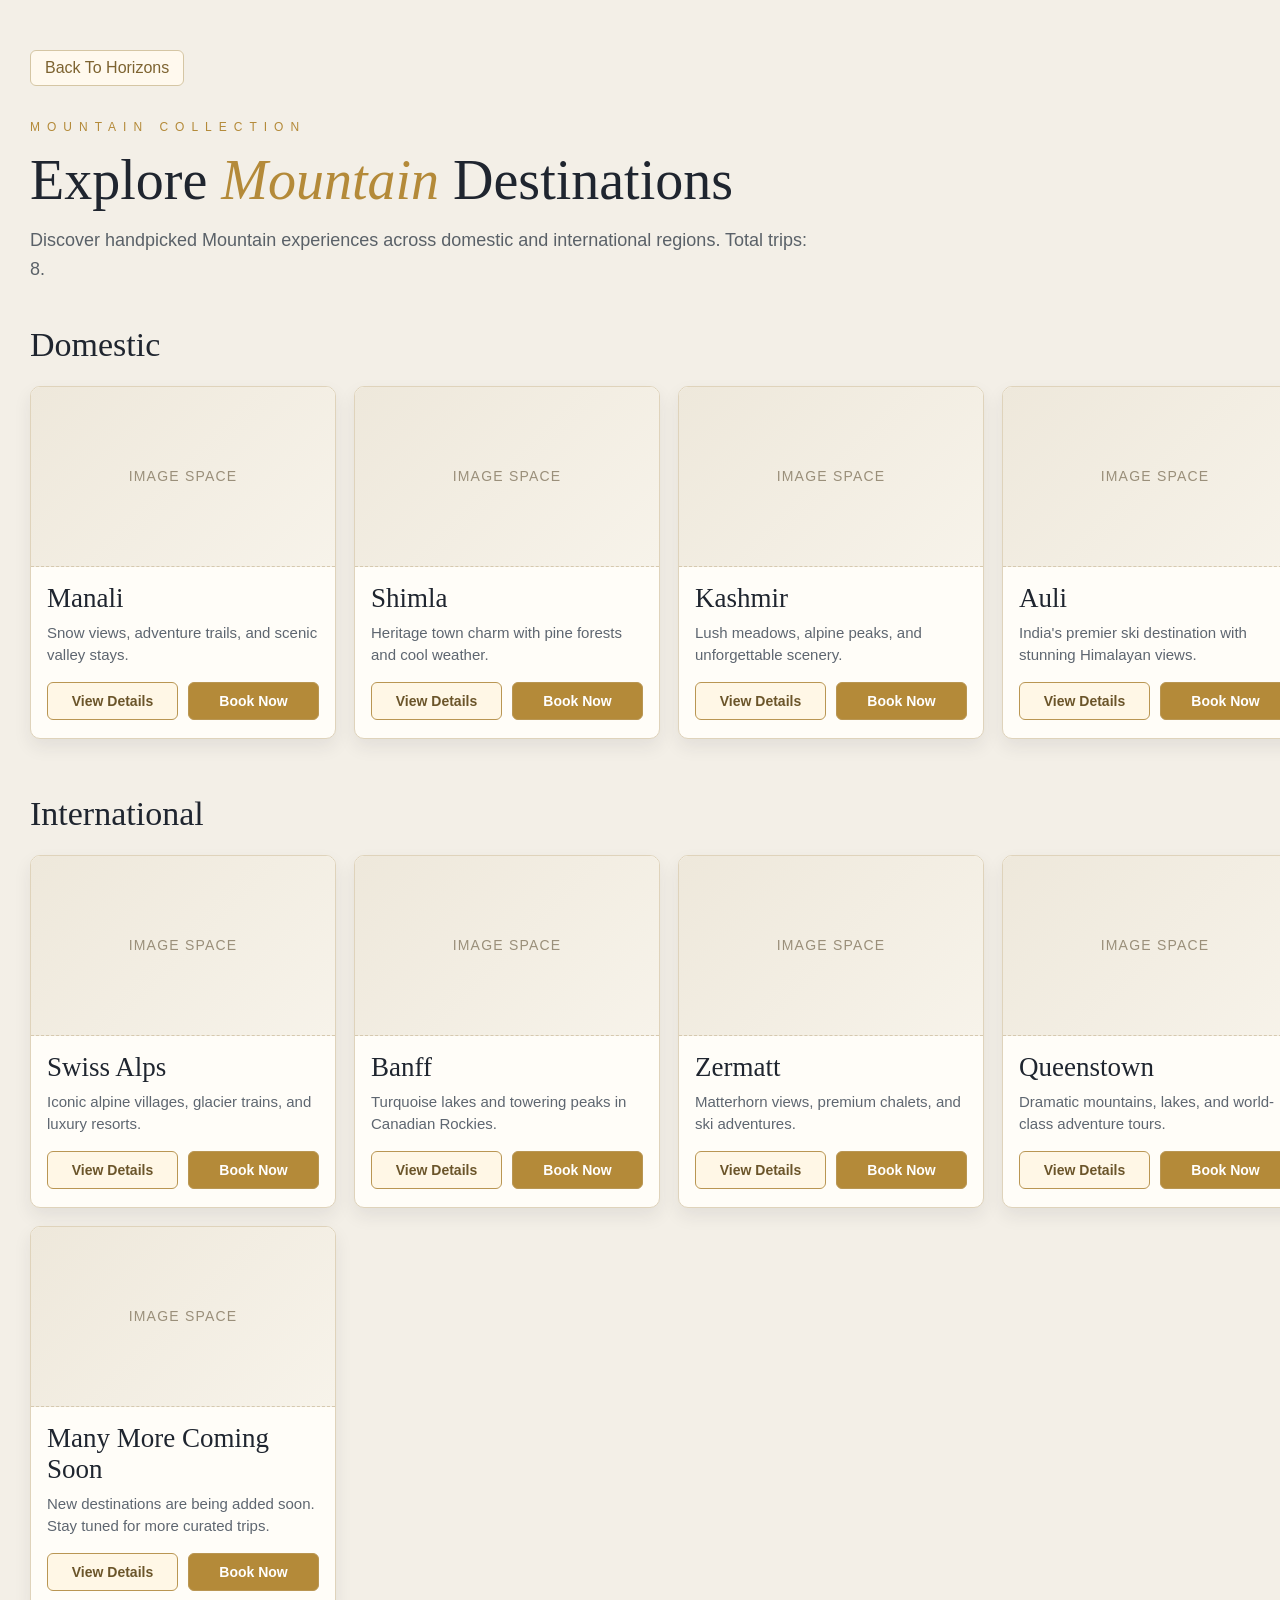
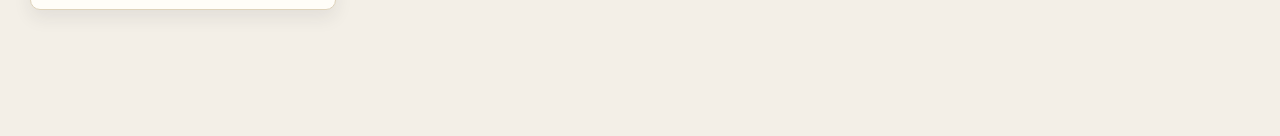
<file: mountains.html>
<!DOCTYPE html>
<html lang="en">
<head>
  <meta charset="UTF-8">
  <meta name="viewport" content="width=device-width, initial-scale=1.0">
  <title>Mountain Destinations</title>
  <link rel="stylesheet" href="style.css">
</head>
<body class="destination-page">
  <div class="page-wrap">
    <div class="topbar">
      <a class="back-link" href="horizion.html">Back To Horizons</a>
    </div>
    <p class="heading-label">MOUNTAIN COLLECTION</p>
    <h1>Explore <span>Mountain</span> Destinations</h1>
    <p class="intro">Discover handpicked Mountain experiences across domestic and international regions. Total trips: 8.</p>
    <section class="category">
      <h2 class="category-title">Domestic</h2>
      <div class="cards">
        <article class="card">
          <div class="image-space">IMAGE SPACE</div>
          <div class="card-content">
            <h3 class="card-title">Manali</h3>
            <p class="card-text">Snow views, adventure trails, and scenic valley stays.</p>
            <div class="card-actions">
              <a class="btn btn-details" href="#">View Details</a>
              <a class="btn btn-book" href="booking.html?destination=Manali">Book Now</a>
            </div>
          </div>
        </article>
        <article class="card">
          <div class="image-space">IMAGE SPACE</div>
          <div class="card-content">
            <h3 class="card-title">Shimla</h3>
            <p class="card-text">Heritage town charm with pine forests and cool weather.</p>
            <div class="card-actions">
              <a class="btn btn-details" href="#">View Details</a>
              <a class="btn btn-book" href="booking.html?destination=Shimla">Book Now</a>
            </div>
          </div>
        </article>
        <article class="card">
          <div class="image-space">IMAGE SPACE</div>
          <div class="card-content">
            <h3 class="card-title">Kashmir</h3>
            <p class="card-text">Lush meadows, alpine peaks, and unforgettable scenery.</p>
            <div class="card-actions">
              <a class="btn btn-details" href="#">View Details</a>
              <a class="btn btn-book" href="booking.html?destination=Kashmir">Book Now</a>
            </div>
          </div>
        </article>
        <article class="card">
          <div class="image-space">IMAGE SPACE</div>
          <div class="card-content">
            <h3 class="card-title">Auli</h3>
            <p class="card-text">India's premier ski destination with stunning Himalayan views.</p>
            <div class="card-actions">
              <a class="btn btn-details" href="#">View Details</a>
              <a class="btn btn-book" href="booking.html?destination=Auli">Book Now</a>
            </div>
          </div>
        </article>
      </div>
    </section>
    <section class="category">
      <h2 class="category-title">International</h2>
      <div class="cards">
        <article class="card">
          <div class="image-space">IMAGE SPACE</div>
          <div class="card-content">
            <h3 class="card-title">Swiss Alps</h3>
            <p class="card-text">Iconic alpine villages, glacier trains, and luxury resorts.</p>
            <div class="card-actions">
              <a class="btn btn-details" href="#">View Details</a>
              <a class="btn btn-book" href="booking.html?destination=Swiss%20Alps">Book Now</a>
            </div>
          </div>
        </article>
        <article class="card">
          <div class="image-space">IMAGE SPACE</div>
          <div class="card-content">
            <h3 class="card-title">Banff</h3>
            <p class="card-text">Turquoise lakes and towering peaks in Canadian Rockies.</p>
            <div class="card-actions">
              <a class="btn btn-details" href="#">View Details</a>
              <a class="btn btn-book" href="booking.html?destination=Banff">Book Now</a>
            </div>
          </div>
        </article>
        <article class="card">
          <div class="image-space">IMAGE SPACE</div>
          <div class="card-content">
            <h3 class="card-title">Zermatt</h3>
            <p class="card-text">Matterhorn views, premium chalets, and ski adventures.</p>
            <div class="card-actions">
              <a class="btn btn-details" href="#">View Details</a>
              <a class="btn btn-book" href="booking.html?destination=Zermatt">Book Now</a>
            </div>
          </div>
        </article>
        <article class="card">
          <div class="image-space">IMAGE SPACE</div>
          <div class="card-content">
            <h3 class="card-title">Queenstown</h3>
            <p class="card-text">Dramatic mountains, lakes, and world-class adventure tours.</p>
            <div class="card-actions">
              <a class="btn btn-details" href="#">View Details</a>
              <a class="btn btn-book" href="booking.html?destination=Queenstown">Book Now</a>
            </div>
          </div>
        </article>
        <article class="card">
          <div class="image-space">IMAGE SPACE</div>
          <div class="card-content">
            <h3 class="card-title">Many More Coming Soon</h3>
            <p class="card-text">New destinations are being added soon. Stay tuned for more curated trips.</p>
            <div class="card-actions">
              <a class="btn btn-details" href="#">View Details</a>
              <a class="btn btn-book" href="booking.html?destination=Many%20More%20Coming%20Soon">Book Now</a>
            </div>
          </div>
        </article>
      </div>
    </section>
  </div>

  <div class='details-modal' id='detailsModal'>
    <div class='details-box'>
      <button class='details-close' id='detailsClose' type='button'>X</button>
      <h3 class='details-title' id='detailsTitle'>Destination Details</h3>
      <div class='details-body' id='detailsBody'></div>
    </div>
  </div>

  <script>
    const detailsData = {
      'Manali': {
        about: 'Manali is a Himalayan destination known for snow peaks, cool weather, and valley stays.',
        famous: 'Top places include Solang Valley, Rohtang Pass, and Hidimba Temple.',
        culture: 'Local Himachali culture is known for warm hospitality, wool crafts, and traditional food.',
        why: 'It is famous for adventure sports, scenic road trips, and mountain landscapes.'
      },
      'Swiss Alps': {
        about: 'Swiss Alps offers iconic mountain routes, alpine villages, and premium resort experiences.',
        famous: 'Popular highlights include Jungfrau region, Zermatt village, and glacier train journeys.',
        culture: 'The region reflects alpine traditions, precision hospitality, and mountain lifestyle.',
        why: 'It is famous worldwide for snow tourism, luxury mountain stays, and postcard-like views.'
      }
    };

    const modal = document.getElementById('detailsModal');
    const closeBtn = document.getElementById('detailsClose');
    const titleEl = document.getElementById('detailsTitle');
    const bodyEl = document.getElementById('detailsBody');

    document.querySelectorAll('.btn-details').forEach((btn) => {
      btn.addEventListener('click', (event) => {
        event.preventDefault();
        const card = btn.closest('.card');
        const destination = card ? card.querySelector('.card-title').textContent.trim() : 'Destination';
        titleEl.textContent = destination + ' Details';

        if (detailsData[destination]) {
          const d = detailsData[destination];
          bodyEl.innerHTML =
            '<p><strong>About:</strong> ' + d.about + '</p>' +
            '<p><strong>Famous Places:</strong> ' + d.famous + '</p>' +
            '<p><strong>Culture:</strong> ' + d.culture + '</p>' +
            '<p><strong>Why It Is Famous:</strong> ' + d.why + '</p>';
        } else {
          bodyEl.innerHTML =
            '<div class=\'coming-soon\'>COMING SOON</div>' +
            '<p class=\'coming-note\'>Detailed destination information will be available soon.</p>';
        }

        modal.classList.add('show');
      });
    });

    closeBtn.addEventListener('click', () => modal.classList.remove('show'));
    modal.addEventListener('click', (event) => {
      if (event.target === modal) modal.classList.remove('show');
    });
  </script>
</body>
</html>
</file>
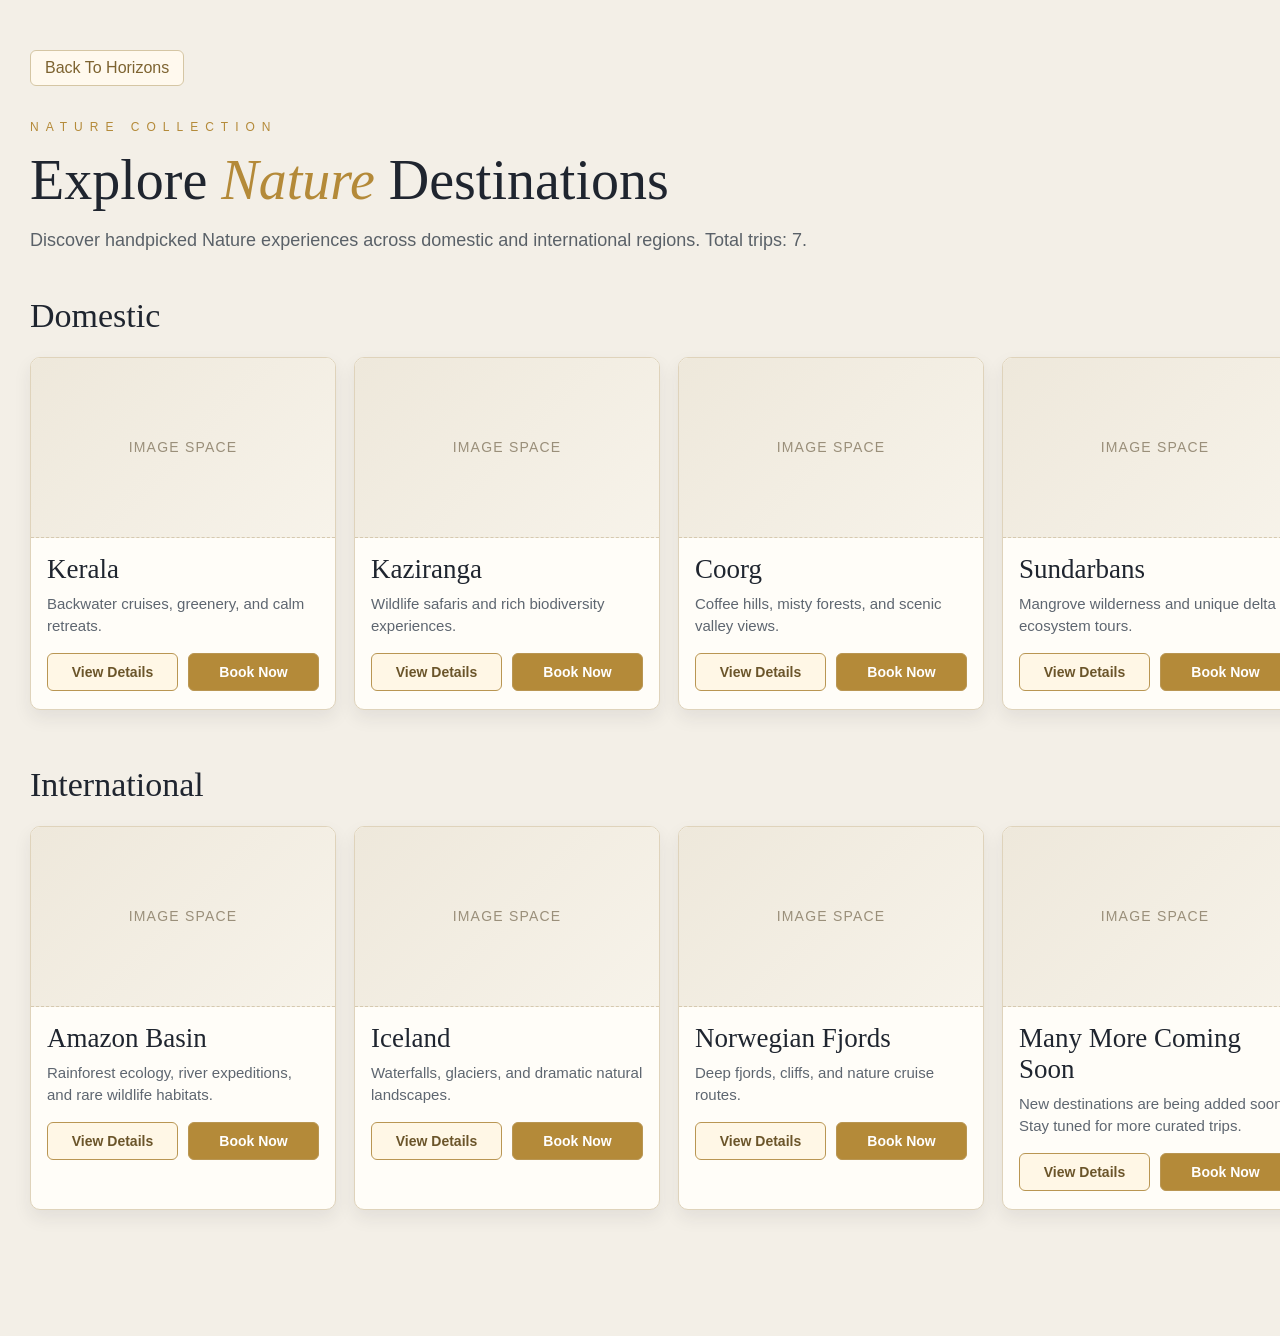
<file: nature.html>
<!DOCTYPE html>
<html lang="en">
<head>
  <meta charset="UTF-8">
  <meta name="viewport" content="width=device-width, initial-scale=1.0">
  <title>Nature Destinations</title>
  <link rel="stylesheet" href="style.css">
</head>
<body class="destination-page">
  <div class="page-wrap">
    <div class="topbar">
      <a class="back-link" href="horizion.html">Back To Horizons</a>
    </div>
    <p class="heading-label">NATURE COLLECTION</p>
    <h1>Explore <span>Nature</span> Destinations</h1>
    <p class="intro">Discover handpicked Nature experiences across domestic and international regions. Total trips: 7.</p>
    <section class="category">
      <h2 class="category-title">Domestic</h2>
      <div class="cards">
        <article class="card">
          <div class="image-space">IMAGE SPACE</div>
          <div class="card-content">
            <h3 class="card-title">Kerala</h3>
            <p class="card-text">Backwater cruises, greenery, and calm retreats.</p>
            <div class="card-actions">
              <a class="btn btn-details" href="#">View Details</a>
              <a class="btn btn-book" href="booking.html?destination=Kerala">Book Now</a>
            </div>
          </div>
        </article>
        <article class="card">
          <div class="image-space">IMAGE SPACE</div>
          <div class="card-content">
            <h3 class="card-title">Kaziranga</h3>
            <p class="card-text">Wildlife safaris and rich biodiversity experiences.</p>
            <div class="card-actions">
              <a class="btn btn-details" href="#">View Details</a>
              <a class="btn btn-book" href="booking.html?destination=Kaziranga">Book Now</a>
            </div>
          </div>
        </article>
        <article class="card">
          <div class="image-space">IMAGE SPACE</div>
          <div class="card-content">
            <h3 class="card-title">Coorg</h3>
            <p class="card-text">Coffee hills, misty forests, and scenic valley views.</p>
            <div class="card-actions">
              <a class="btn btn-details" href="#">View Details</a>
              <a class="btn btn-book" href="booking.html?destination=Coorg">Book Now</a>
            </div>
          </div>
        </article>
        <article class="card">
          <div class="image-space">IMAGE SPACE</div>
          <div class="card-content">
            <h3 class="card-title">Sundarbans</h3>
            <p class="card-text">Mangrove wilderness and unique delta ecosystem tours.</p>
            <div class="card-actions">
              <a class="btn btn-details" href="#">View Details</a>
              <a class="btn btn-book" href="booking.html?destination=Sundarbans">Book Now</a>
            </div>
          </div>
        </article>
      </div>
    </section>
    <section class="category">
      <h2 class="category-title">International</h2>
      <div class="cards">
        <article class="card">
          <div class="image-space">IMAGE SPACE</div>
          <div class="card-content">
            <h3 class="card-title">Amazon Basin</h3>
            <p class="card-text">Rainforest ecology, river expeditions, and rare wildlife habitats.</p>
            <div class="card-actions">
              <a class="btn btn-details" href="#">View Details</a>
              <a class="btn btn-book" href="booking.html?destination=Amazon%20Basin">Book Now</a>
            </div>
          </div>
        </article>
        <article class="card">
          <div class="image-space">IMAGE SPACE</div>
          <div class="card-content">
            <h3 class="card-title">Iceland</h3>
            <p class="card-text">Waterfalls, glaciers, and dramatic natural landscapes.</p>
            <div class="card-actions">
              <a class="btn btn-details" href="#">View Details</a>
              <a class="btn btn-book" href="booking.html?destination=Iceland">Book Now</a>
            </div>
          </div>
        </article>
        <article class="card">
          <div class="image-space">IMAGE SPACE</div>
          <div class="card-content">
            <h3 class="card-title">Norwegian Fjords</h3>
            <p class="card-text">Deep fjords, cliffs, and nature cruise routes.</p>
            <div class="card-actions">
              <a class="btn btn-details" href="#">View Details</a>
              <a class="btn btn-book" href="booking.html?destination=Norwegian%20Fjords">Book Now</a>
            </div>
          </div>
        </article>
        <article class="card">
          <div class="image-space">IMAGE SPACE</div>
          <div class="card-content">
            <h3 class="card-title">Many More Coming Soon</h3>
            <p class="card-text">New destinations are being added soon. Stay tuned for more curated trips.</p>
            <div class="card-actions">
              <a class="btn btn-details" href="#">View Details</a>
              <a class="btn btn-book" href="booking.html?destination=Many%20More%20Coming%20Soon">Book Now</a>
            </div>
          </div>
        </article>
      </div>
    </section>
  </div>

  <div class='details-modal' id='detailsModal'>
    <div class='details-box'>
      <button class='details-close' id='detailsClose' type='button'>X</button>
      <h3 class='details-title' id='detailsTitle'>Destination Details</h3>
      <div class='details-body' id='detailsBody'></div>
    </div>
  </div>

  <script>
    const detailsData = {
      'Kerala': {
        about: 'Kerala is a nature-rich destination known for backwaters, greenery, and peaceful retreats.',
        famous: 'Top places include Alleppey backwaters, Munnar hills, and Periyar wildlife reserve.',
        culture: 'Local culture features traditional arts, Ayurveda, and community-driven hospitality.',
        why: 'It is famous for eco-tourism, houseboats, and serene natural landscapes.'
      },
      'Iceland': {
        about: 'Iceland is a dramatic nature destination with glaciers, waterfalls, and volcanic terrain.',
        famous: 'Highlights include Golden Circle, Blue Lagoon, and black sand beaches.',
        culture: 'Its culture blends Nordic traditions, sustainability values, and outdoor exploration.',
        why: 'It is famous for unique geology, Northern Lights, and untouched nature routes.'
      }
    };

    const modal = document.getElementById('detailsModal');
    const closeBtn = document.getElementById('detailsClose');
    const titleEl = document.getElementById('detailsTitle');
    const bodyEl = document.getElementById('detailsBody');

    document.querySelectorAll('.btn-details').forEach((btn) => {
      btn.addEventListener('click', (event) => {
        event.preventDefault();
        const card = btn.closest('.card');
        const destination = card ? card.querySelector('.card-title').textContent.trim() : 'Destination';
        titleEl.textContent = destination + ' Details';

        if (detailsData[destination]) {
          const d = detailsData[destination];
          bodyEl.innerHTML =
            '<p><strong>About:</strong> ' + d.about + '</p>' +
            '<p><strong>Famous Places:</strong> ' + d.famous + '</p>' +
            '<p><strong>Culture:</strong> ' + d.culture + '</p>' +
            '<p><strong>Why It Is Famous:</strong> ' + d.why + '</p>';
        } else {
          bodyEl.innerHTML =
            '<div class=\'coming-soon\'>COMING SOON</div>' +
            '<p class=\'coming-note\'>Detailed destination information will be available soon.</p>';
        }

        modal.classList.add('show');
      });
    });

    closeBtn.addEventListener('click', () => modal.classList.remove('show'));
    modal.addEventListener('click', (event) => {
      if (event.target === modal) modal.classList.remove('show');
    });
  </script>
</body>
</html>
</file>
<file: style.css>
*{box-sizing:border-box;margin:0;padding:0}

body.horizion-page,body.destination-page,body.booking-page{font-family:"Segoe UI",Tahoma,Geneva,Verdana,sans-serif}
body.horizion-page h1,body.horizion-page .section-title,body.horizion-page .collaboration-title,body.horizion-page .promise-title,body.horizion-page .promise-card h3,body.horizion-page .contact-title,body.horizion-page .contact-card h3,body.horizion-page .footer-brand,body.destination-page h1,body.destination-page .category-title,body.destination-page .card-title,body.destination-page .details-title,body.booking-page h1{font-family:Georgia,"Times New Roman",serif;font-weight:500}

/* HORIZION */
body.horizion-page{background:#f4f7fb;color:#0f172a;min-width:1480px}
body.horizion-page .navbar,body.horizion-page .nav-left,body.horizion-page .nav-right,body.horizion-page .hero,body.horizion-page .hero-actions,body.horizion-page .hero-stats,body.horizion-page .type-grid,body.horizion-page .search-bar,body.horizion-page .eyebrow{display:flex;align-items:center}
body.horizion-page .navbar{justify-content:space-between;height:72px;padding:0 24px;background:#0f172a}
body.horizion-page .nav-left{gap:12px}
body.horizion-page .nav-right{gap:22px}
body.horizion-page .logo-space{width:44px;height:44px;display:grid;place-items:center;border:2px dashed #94a3b8;border-radius:8px;overflow:hidden;background:#fff}
body.horizion-page .logo-space img{width:100%;height:100%;display:block;object-fit:cover}
body.horizion-page .brand{color:#e2e8f0;font-size:24px;font-weight:700;letter-spacing:.5px}
body.horizion-page .nav-right a{color:#e2e8f0;text-decoration:none;font-size:15px;transition:color .2s}
body.horizion-page .nav-right a:hover{color:#38bdf8}

body.horizion-page .hero{min-height:calc(100vh - 72px);padding:72px 24px 44px;text-align:center;flex-direction:column;justify-content:center;background:linear-gradient(rgba(240,236,228,.86),rgba(240,236,228,.86)),url("download.jpg") center/cover no-repeat}
body.horizion-page .hero-content{max-width:980px}
body.horizion-page .eyebrow,body.horizion-page .section-label,body.horizion-page .collab-label,body.horizion-page .promise-label,body.horizion-page .contact-label{font-size:13px;letter-spacing:7px;color:#b28a3a}
body.horizion-page .eyebrow{justify-content:center;gap:16px;margin-bottom:34px;color:#5b5f65;letter-spacing:6px}
body.horizion-page .eyebrow span{width:56px;height:1px;background:#c4ad7f}
body.horizion-page h1,body.horizion-page .section-title,body.horizion-page .collaboration-title,body.horizion-page .promise-title,body.horizion-page .promise-card h3,body.horizion-page .contact-title{line-height:1.1}
body.horizion-page h1{color:#232830;font-size:82px;margin-bottom:26px}
body.horizion-page .section-title{color:#232830;font-size:58px;margin-bottom:64px}
body.horizion-page .collaboration-title{font-size:62px;margin-bottom:20px}
body.horizion-page .promise-title{color:#252a31;font-size:56px;margin-bottom:70px}
body.horizion-page .contact-title{font-size:50px;margin-bottom:28px}
body.horizion-page .promise-card h3{font-size:21px;margin-bottom:12px}
body.horizion-page .highlight,body.horizion-page .promise-title span,body.horizion-page .footer-brand span,body.booking-page .destination-name{color:#b28a3a;font-style:italic}
body.horizion-page .collaboration-title span{color:#c39b48;font-style:italic}
body.horizion-page .hero-subtitle{max-width:900px;margin:0 auto 34px;color:#5b5f64;font-size:16px;line-height:1.65}
body.horizion-page .hero-actions{gap:18px;margin-bottom:84px}
body.horizion-page .btn{min-width:320px;padding:16px 44px;border:1px solid #a9adb1;border-radius:2px;color:#2a3138;text-decoration:none;font-size:16px;letter-spacing:.6px;transition:all .2s}
body.horizion-page .btn-primary{background:#b28a3a;border-color:#b28a3a;color:#fff;font-weight:600}
body.horizion-page .btn-primary:hover{background:#9f7b33;border-color:#9f7b33}
body.horizion-page .btn-outline:hover{background:rgba(255,255,255,.4)}

body.horizion-page .hero-stats{width:960px;justify-content:space-between;gap:20px}
body.horizion-page .stat{width:220px;text-align:center}
body.horizion-page .stat-value{font-size:48px;color:#2e3237;margin-bottom:6px}
body.horizion-page .stat-label{font-size:13px;letter-spacing:2px;color:#6d7177}

body.horizion-page .discover{background:#efedeb;padding-bottom:110px}
body.horizion-page .search-bar-wrap{width:1080px;margin:0 auto;transform:translateY(-34px)}
body.horizion-page .search-bar{min-height:86px;padding:8px;border:1px solid #e2dccf;border-radius:6px;background:#f8f7f4;box-shadow:0 14px 28px rgba(42,49,56,.08)}
body.horizion-page .search-item{flex:1;min-height:60px;padding:0 24px;border-right:1px solid #e4dece;display:flex;flex-direction:column;justify-content:center;gap:5px}
body.horizion-page .search-main{flex:1.65}
body.horizion-page .search-small{flex:.7;padding:0 16px}
body.horizion-page .search-item:last-of-type{border-right:none}
body.horizion-page .search-heading{font-size:12px;letter-spacing:2px;color:#8a826e}
body.horizion-page .search-control{border:none;outline:none;background:transparent;color:#4b5259;font-family:inherit;cursor:text}
body.horizion-page .search-control:disabled{color:#7b8188;cursor:not-allowed}
body.horizion-page .main-control{font-size:22px}
body.horizion-page .small-control{font-size:15px}
body.horizion-page .search-btn{min-width:170px;height:68px;margin-left:10px;border:1px solid #b28a3a;border-radius:3px;background:#b28a3a;color:#fff;font-size:30px;font-weight:600;cursor:not-allowed}

body.horizion-page .discover-inner{width:1420px;margin:50px auto 0;text-align:center}
body.horizion-page .section-label{margin-bottom:26px}
body.horizion-page .collab-label{margin-bottom:24px;color:#c39b48;letter-spacing:8px}
body.horizion-page .promise-label{margin-bottom:24px;letter-spacing:8px}
body.horizion-page .contact-label{margin-bottom:14px}

body.horizion-page .type-grid{justify-content:center;gap:16px;margin-bottom:120px}
body.horizion-page .type-card{width:200px;height:170px;display:flex;flex-direction:column;align-items:center;justify-content:center;border:1px solid #e0d8ca;border-radius:6px;background:#f8f7f4;color:#26303a;text-decoration:none;transition:transform .2s,box-shadow .2s,border-color .2s}
body.horizion-page .type-card:hover{transform:translateY(-3px);border-color:#c6b086;box-shadow:0 10px 18px rgba(72,64,45,.14)}
body.horizion-page .type-card.active{background:linear-gradient(140deg,#af852f,#c69a43);border-color:#b78d3c;color:#fff;box-shadow:0 16px 28px rgba(96,75,33,.28)}
body.horizion-page .type-icon{font-size:24px;margin-bottom:14px}
body.horizion-page .type-name{font-size:24px;font-weight:600;margin-bottom:6px}
body.horizion-page .type-count{font-size:16px;color:#8a9096}
body.horizion-page .type-card.active .type-count{color:rgba(255,255,255,.86)}

body.horizion-page .collaboration-section{background:linear-gradient(rgba(18,20,26,.96),rgba(18,20,26,.96));padding:110px 0 130px}
body.horizion-page .collaboration-wrap,body.horizion-page .contact-wrap,body.horizion-page .footer-wrap{width:1180px;margin:0 auto}
body.horizion-page .collaboration-wrap{text-align:center;color:#f4f1ea}
body.horizion-page .collaboration-text{max-width:760px;margin:0 auto 34px;color:#d2d0cb;font-size:20px;line-height:1.55}
body.horizion-page .partner-columns,body.horizion-page .promise-grid{display:flex}
body.horizion-page .partner-columns{width:1040px;margin:0 auto;gap:18px;text-align:left}
body.horizion-page .partner-column{flex:1;padding:26px 24px 24px;border:1px solid rgba(195,155,72,.35);border-radius:8px;background:rgba(255,255,255,.04);box-shadow:0 18px 30px rgba(8,10,16,.35)}
body.horizion-page .partner-title{color:#f2f0eb;font-size:23px;font-weight:600;margin-bottom:12px}
body.horizion-page .partner-list{padding-left:20px;color:#ddd8cf;font-size:17px;line-height:1.7}

body.horizion-page .promise-section{background:#ece9e2;padding:100px 0 130px;text-align:center}
body.horizion-page .promise-wrap{width:1420px;margin:0 auto;padding:0 36px}
body.horizion-page .promise-grid{justify-content:center;gap:34px}
body.horizion-page .promise-card{width:300px;padding:18px 16px 20px;color:#2a2f35}
body.horizion-page .promise-icon{width:72px;height:72px;display:flex;align-items:center;justify-content:center;margin:0 auto 20px;border:1px solid #ddcfb0;border-radius:50%;background:rgba(255,255,255,.4);font-size:28px}
body.horizion-page .promise-card p{color:#5a6168;font-size:16px;line-height:1.65}

body.horizion-page .contact-section{background:#10151d;color:#e8edf5;padding:88px 0 100px}
body.horizion-page .contact-grid{display:grid;grid-template-columns:1fr 1fr;gap:16px}
body.horizion-page .contact-card{background:rgba(255,255,255,.04);border:1px solid rgba(195,155,72,.26);border-radius:9px;padding:20px 22px}
body.horizion-page .contact-card h3{color:#f7f3eb;font-size:21px;margin-bottom:8px}
body.horizion-page .contact-card p{color:#cfd6df;font-size:15px;line-height:1.6}

body.horizion-page .site-footer{background:linear-gradient(90deg,#2a2d34,#2c2f36);color:#d7dce4;padding:74px 0 34px}
body.horizion-page .footer-grid{display:grid;grid-template-columns:1.5fr 1fr 1fr 1fr;gap:30px;margin-bottom:50px}
body.horizion-page .footer-brand{font-size:40px;color:#f4f7fb;margin-bottom:18px;letter-spacing:.6px}
body.horizion-page .footer-desc{max-width:360px;color:#b7bec8;font-size:14px;line-height:1.7}
body.horizion-page .footer-title{color:#e6c070;letter-spacing:2px;font-size:12px;margin-bottom:16px;font-weight:600}
body.horizion-page .footer-list{list-style:none;display:flex;flex-direction:column;gap:11px}
body.horizion-page .footer-list a{color:#bfc6d0;text-decoration:none;font-size:14px;transition:color .2s}
body.horizion-page .footer-list a:hover{color:#f3d79a}
body.horizion-page .footer-bottom{border-top:1px solid rgba(214,196,152,.14);padding-top:24px;display:flex;justify-content:space-between;align-items:center;color:#b7bec8;font-size:13px}

/* DESTINATION */
body.destination-page{background:#f3efe7;color:#1f252f;padding:50px 30px 70px}
body.destination-page .page-wrap{width:1280px;margin:0 auto}
body.destination-page .topbar{margin-bottom:34px}
body.destination-page .back-link,body.booking-page .back-link{display:inline-block;text-decoration:none;border-radius:6px;padding:8px 14px}
body.destination-page .back-link{color:#7d6330;font-size:16px;border:1px solid #d5c6a4;background:#fff9ee}
body.destination-page .heading-label,body.booking-page .label{color:#b48a39;font-size:12px;margin-bottom:10px}
body.destination-page .heading-label{letter-spacing:7px;margin-bottom:14px}
body.booking-page .label{letter-spacing:6px}
body.destination-page h1{font-size:56px;margin-bottom:14px}
body.destination-page h1 span{color:#b48a39;font-style:italic}
body.destination-page .intro,body.booking-page .sub{color:#5a6168;line-height:1.6}
body.destination-page .intro{max-width:780px;font-size:18px;margin-bottom:42px}
body.booking-page .sub{font-size:16px;margin-bottom:24px}
body.destination-page .category{margin-bottom:56px}
body.destination-page .category-title{font-size:34px;margin-bottom:22px}
body.destination-page .cards,body.destination-page .card-actions{display:flex}
body.destination-page .cards{flex-wrap:wrap;gap:18px}
body.destination-page .card-actions{gap:10px}
body.destination-page .card{width:306px;border:1px solid #dfd3bb;border-radius:10px;background:#fffdf8;overflow:hidden;box-shadow:0 8px 18px rgba(35,41,49,.08)}
body.destination-page .image-space{height:180px;border-bottom:1px dashed #d6c9af;background:linear-gradient(135deg,#eee8db,#f7f3ea);display:flex;align-items:center;justify-content:center;color:#9a8f7a;font-size:14px;letter-spacing:1.2px}
body.destination-page .card-content{padding:16px 16px 18px}
body.destination-page .card-title{font-size:27px;margin-bottom:8px}
body.destination-page .card-text{color:#5e6670;font-size:15px;line-height:1.5;margin-bottom:14px;min-height:46px}
body.destination-page .btn{flex:1;text-align:center;text-decoration:none;border-radius:6px;padding:10px;font-size:14px;font-weight:600;border:1px solid #b99653}
body.destination-page .btn-details{color:#6b552a;background:#fff7e6}
body.destination-page .btn-book{color:#fff;background:#b48a39}
body.destination-page .details-modal{position:fixed;inset:0;display:none;align-items:center;justify-content:center;background:rgba(22,24,31,.62);z-index:999;padding:24px}
body.destination-page .details-modal.show{display:flex}
body.destination-page .details-box{width:760px;max-width:94vw;background:#fffdf8;border:1px solid #dfd3bb;border-radius:12px;box-shadow:0 16px 30px rgba(31,37,47,.2);padding:20px 22px 24px;position:relative}
body.destination-page .details-close{position:absolute;top:12px;right:12px;width:34px;height:34px;border:1px solid #d8caa9;border-radius:50%;background:#fff7e7;color:#6f5a2f;font-size:18px;cursor:pointer}
body.destination-page .details-title{font-size:34px;margin-bottom:10px;color:#242a32;padding-right:40px}
body.destination-page .details-body{color:#4f5862;font-size:16px;line-height:1.62}
body.destination-page .details-body p{margin-bottom:10px}
body.destination-page .coming-soon{margin:16px 0 6px;text-align:center;font-size:56px;letter-spacing:4px;font-weight:700;color:#b48a39;line-height:1.05}
body.destination-page .coming-note{text-align:center;font-size:16px;color:#6a727b;margin-top:6px}

/* BOOKING */
body.booking-page{background:#f4efe4;color:#1f252f;padding:50px 24px 70px}
body.booking-page .booking-wrap{width:920px;margin:0 auto;background:#fffdf8;border:1px solid #e3d7bf;border-radius:12px;box-shadow:0 12px 22px rgba(45,39,28,.1);padding:34px 34px 40px}
body.booking-page .top-row{margin-bottom:22px}
body.booking-page .back-link{color:#735b2f;font-size:15px;border:1px solid #d6c7a8;background:#fff7e8}
body.booking-page h1{font-size:44px;margin-bottom:8px}
body.booking-page .form-grid{display:grid;grid-template-columns:1fr 1fr;gap:16px;margin-bottom:16px}
body.booking-page .full{grid-column:1 / -1}
body.booking-page .field{display:flex;flex-direction:column;gap:6px}
body.booking-page .field label{font-size:13px;color:#4e5660}
body.booking-page .field input,body.booking-page .field select,body.booking-page .field textarea{border:1px solid #d9ccb3;border-radius:7px;padding:11px 12px;font-size:15px;font-family:inherit;background:#fff;color:#212832;outline:none}
body.booking-page .field textarea{resize:vertical;min-height:100px}
body.booking-page .submit-btn{margin-top:10px;border:1px solid #b48a39;background:#b48a39;color:#fff;border-radius:8px;padding:12px 18px;font-size:16px;font-weight:600;cursor:pointer}
</file>
